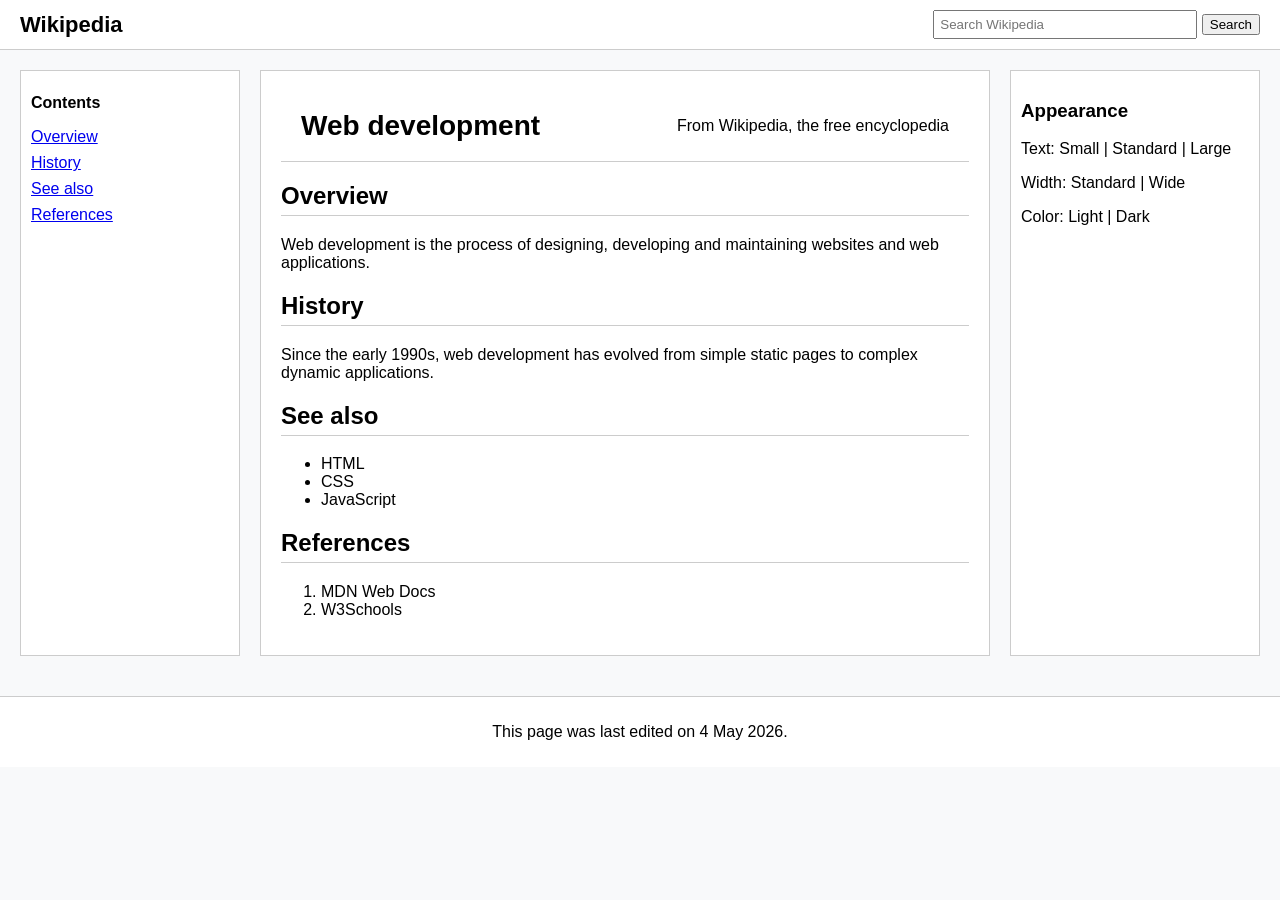
<file: Day 1/Task 3/index.html>
<!DOCTYPE html>
<html lang="en">
<head>
<meta charset="UTF-8">
<title>Web Development - Wikipedia</title>

<style>
    body {
        font-family: Arial, sans-serif;
        margin: 0;
        background-color: #f8f9fa;
    }

    header {
        background-color: #ffffff;
        border-bottom: 1px solid #ccc;
        padding: 10px 20px;
        display: flex;
        justify-content: space-between;
        align-items: center;
    }

    header h1 {
        margin: 0;
        font-size: 22px;
    }

    header input {
        padding: 5px;
        width: 250px;
    }

    main {
        display: grid;
        grid-template-columns: 220px 1fr 250px;
        gap: 20px;
        padding: 20px;
    }

    nav {
        background: #ffffff;
        padding: 10px;
        border: 1px solid #ccc;
    }

    nav h2 {
        font-size: 16px;
    }

    nav ul {
        list-style: none;
        padding: 0;
    }

    nav ul li {
        margin: 8px 0;
    }

    article {
        background: #ffffff;
        padding: 20px;
        border: 1px solid #ccc;
    }

    article h1 {
        font-size: 28px;
        margin-top: 0;
    }

    article h2 {
        border-bottom: 1px solid #ccc;
        padding-bottom: 5px;
    }

    aside {
        background: #ffffff;
        padding: 10px;
        border: 1px solid #ccc;
    }

    footer {
        background: #ffffff;
        border-top: 1px solid #ccc;
        text-align: center;
        padding: 10px;
        margin-top: 20px;
    }

</style>
</head>

<body>

<!-- HEADER -->
<header>
    <h1>Wikipedia</h1>
    <div>
        <input type="text" placeholder="Search Wikipedia">
        <button>Search</button>
    </div>
</header>

<!-- MAIN -->
<main>

    <!-- LEFT NAV -->
    <nav>
        <h2>Contents</h2>
        <ul>
            <li><a href="#overview">Overview</a></li>
            <li><a href="#history">History</a></li>
            <li><a href="#see">See also</a></li>
            <li><a href="#ref">References</a></li>
        </ul>
    </nav>

    <!-- ARTICLE -->
    <article>

        <header>
            <h1>Web development</h1>
            <p>From Wikipedia, the free encyclopedia</p>
        </header>

        <section id="overview">
            <h2>Overview</h2>
            <p>
                Web development is the process of designing, developing and maintaining websites and web applications.
            </p>
        </section>

        <section id="history">
            <h2>History</h2>
            <p>
                Since the early 1990s, web development has evolved from simple static pages to complex dynamic applications.
            </p>
        </section>

        <section id="see">
            <h2>See also</h2>
            <ul>
                <li>HTML</li>
                <li>CSS</li>
                <li>JavaScript</li>
            </ul>
        </section>

        <section id="ref">
            <h2>References</h2>
            <ol>
                <li>MDN Web Docs</li>
                <li>W3Schools</li>
            </ol>
        </section>

    </article>

    <!-- RIGHT ASIDE -->
    <aside>
        <h3>Appearance</h3>
        <p>Text: Small | Standard | Large</p>
        <p>Width: Standard | Wide</p>
        <p>Color: Light | Dark</p>
    </aside>

</main>

<!-- FOOTER -->
<footer>
    <p>This page was last edited on 4 May 2026.</p>
</footer>

</body>
</html>
</file>
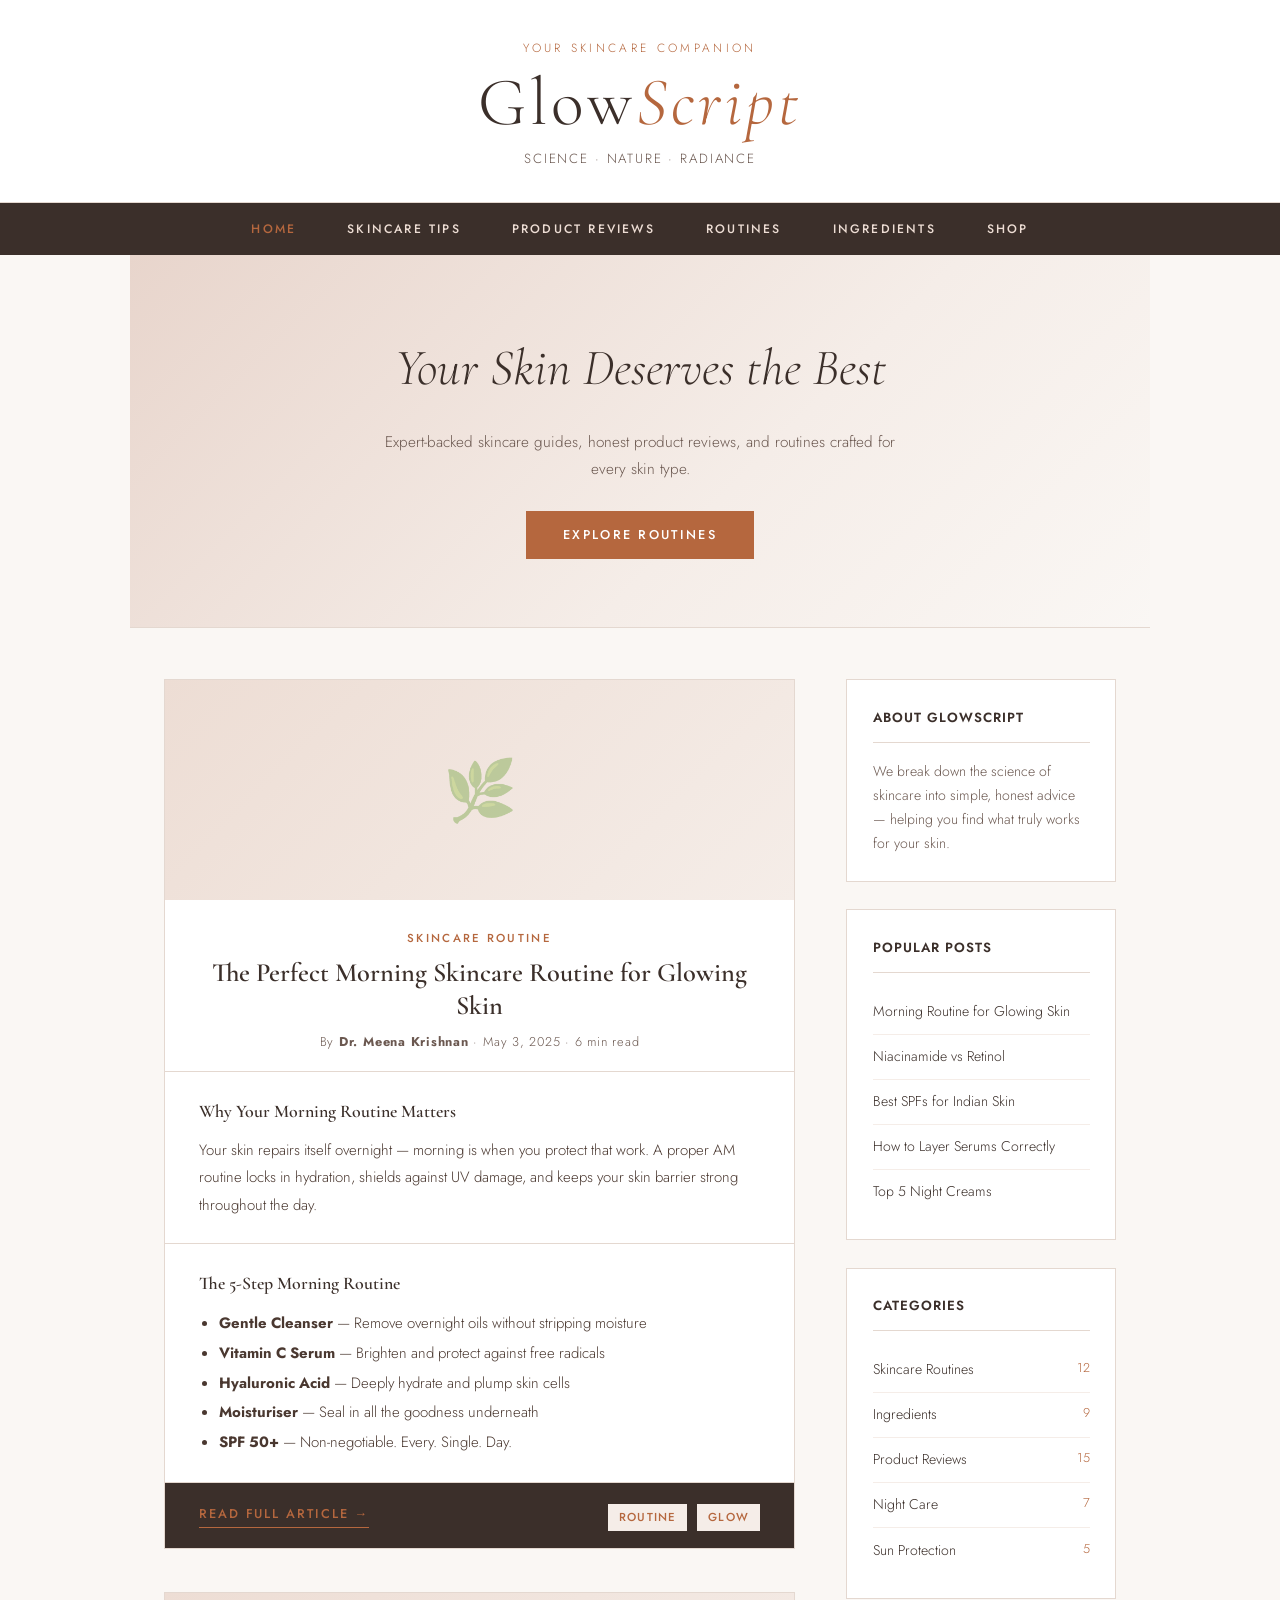
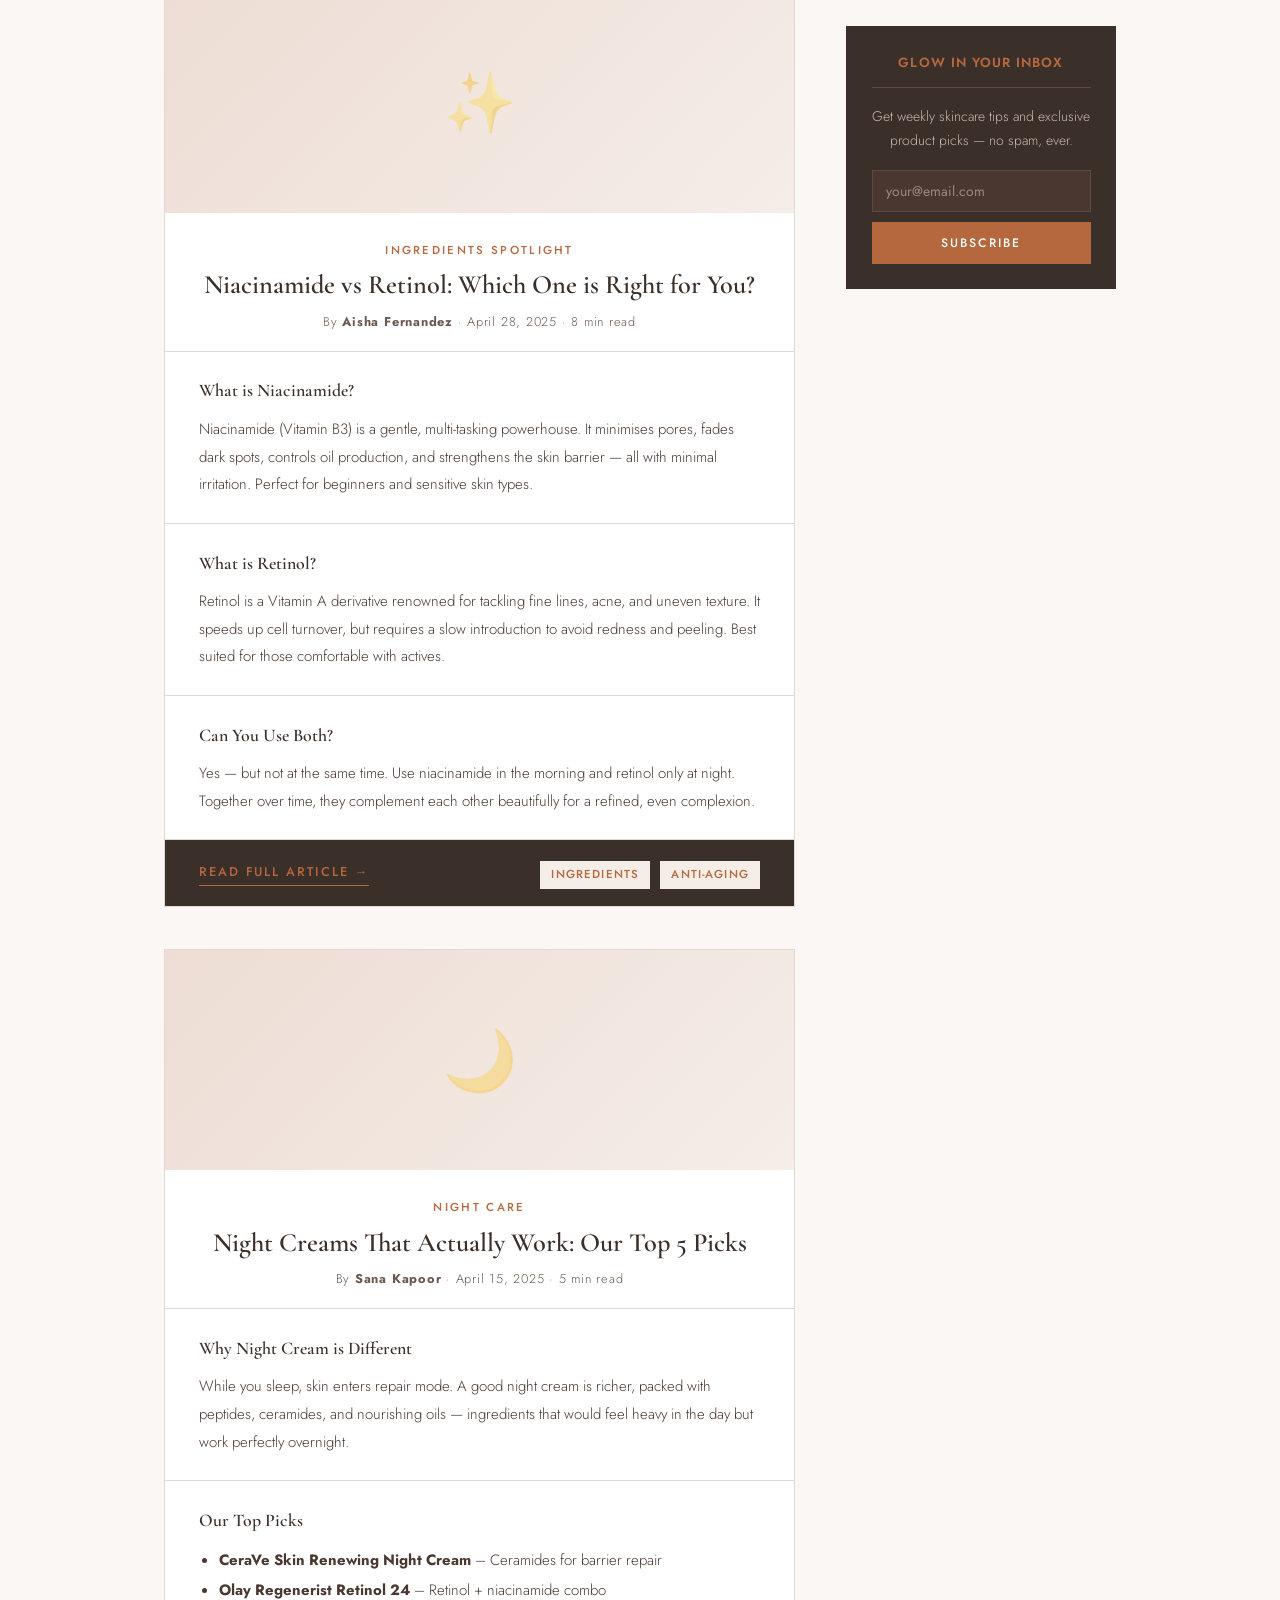
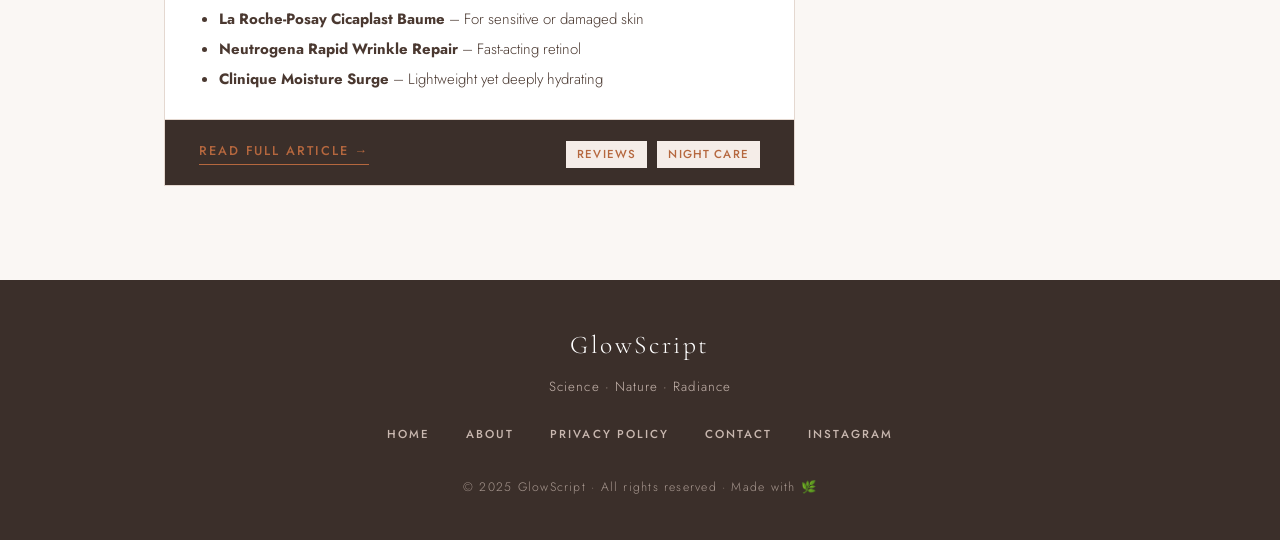
<file: Day 2/Task 1/index.html>
<!DOCTYPE html>
<html lang="en">
<head>
  <meta charset="UTF-8" />
  <meta name="viewport" content="width=device-width, initial-scale=1.0"/>
  <title>GlowScript – Skincare Blog</title>
  <link href="https://fonts.googleapis.com/css2?family=Cormorant+Garamond:ital,wght@0,300;0,400;0,600;1,300;1,400&family=Jost:wght@300;400;500;600&display=swap" rel="stylesheet"/>
  <style>
    *, *::before, *::after { box-sizing: border-box; margin: 0; padding: 0; }

    :root {
      --rose:    #b5673e; /* FIX 6: darkened from #c2856a for contrast */
      --blush:   #f5ede8;
      --petal:   #edddd4;
      --cream:   #faf7f4;
      --bark:    #3b2f2a;
      --muted:   #6b5850; /* FIX 6: darkened from #9c8880 for contrast */
      --border:  #e4d8d0;
      --white:   #ffffff;
    }

    html { font-size: 17px; scroll-behavior: smooth; }

    body {
      background: var(--cream);
      color: var(--bark);
      font-family: 'Jost', sans-serif;
      font-weight: 300;
      line-height: 1.8;
    }

    /* FIX 9: Skip link */
    .skip-link {
      position: absolute;
      top: -100%;
      left: 1rem;
      background: var(--bark);
      color: var(--white);
      padding: 0.6rem 1.2rem;
      font-size: 0.85rem;
      font-weight: 500;
      text-decoration: none;
      z-index: 9999;
      border-radius: 0 0 4px 4px;
    }
    .skip-link:focus { top: 0; }

    /* ════════════════════════ HEADER ════════════════════════ */
    header {
      background: var(--white);
      border-bottom: 1px solid var(--border);
      padding: 2.2rem 2rem 1.8rem;
      text-align: center;
    }

    header p.tagline-top {
      font-size: 0.7rem;
      letter-spacing: 0.28em;
      text-transform: uppercase;
      color: var(--rose);
      margin-bottom: 0.6rem;
    }

    header h1 {
      font-family: 'Cormorant Garamond', serif;
      font-size: clamp(2.6rem, 6vw, 4rem);
      font-weight: 300;
      letter-spacing: 0.06em;
      color: var(--bark);
      line-height: 1;
    }

    header h1 em {
      font-style: italic;
      color: var(--rose);
    }

    header p.tagline-bottom {
      font-size: 0.78rem;
      letter-spacing: 0.14em;
      color: var(--muted);
      margin-top: 0.6rem;
      text-transform: uppercase;
    }

    /* ════════════════════════ NAV ════════════════════════ */
    nav { background: var(--bark); }

    nav ul {
      list-style: none;
      display: flex;
      justify-content: center;
      flex-wrap: wrap;
      max-width: 960px;
      margin: 0 auto;
    }

    nav ul li a {
      display: block;
      padding: 0.9rem 1.5rem;
      text-decoration: none;
      color: var(--petal);
      font-size: 0.72rem;
      letter-spacing: 0.18em;
      text-transform: uppercase;
      font-weight: 500;
      transition: color 0.2s;
    }

    nav ul li a:hover,
    nav ul li a[aria-current="page"] { color: var(--rose); }

    /* ════════════════════════ HERO ════════════════════════ */
    .hero {
      background: linear-gradient(135deg, #e8d5cc 0%, #f5ede8 60%, #faf7f4 100%);
      padding: 4rem 2rem;
      text-align: center;
      border-bottom: 1px solid var(--border);
    }

    .hero h2 {
      font-family: 'Cormorant Garamond', serif;
      font-size: clamp(1.8rem, 4vw, 3rem);
      font-weight: 300;
      font-style: italic;
      color: var(--bark);
      margin-bottom: 0.8rem;
    }

    .hero p {
      font-size: 0.9rem;
      color: var(--muted);
      max-width: 520px;
      margin: 0 auto 1.6rem;
    }

    .hero a.btn {
      display: inline-block;
      padding: 0.75rem 2.2rem;
      background: var(--rose);
      color: var(--white);
      text-decoration: none;
      font-size: 0.75rem;
      letter-spacing: 0.18em;
      text-transform: uppercase;
      font-weight: 500;
      transition: background 0.25s;
    }

    .hero a.btn:hover { background: var(--bark); }

    /* ════════════════════════ MAIN LAYOUT ════════════════════════ */
    main { max-width: 1020px; margin: 0 auto; }

    .content-wrap {
      display: grid;
      grid-template-columns: 1fr 270px;
      gap: 3rem;
      padding: 3rem 2rem;
      align-items: start;
    }

    /* ════════════════════════ ARTICLES ════════════════════════ */
    article {
      background: var(--white);
      border: 1px solid var(--border);
      margin-bottom: 2.5rem;
      overflow: hidden;
    }

    article figure {
      width: 100%;
      height: 220px;
      background: linear-gradient(135deg, var(--petal), var(--blush));
      display: flex;
      align-items: center;
      justify-content: center;
      overflow: hidden;
    }

    article figure img {
      width: 100%;
      height: 100%;
      object-fit: cover;
      display: block;
    }

    /* FIX 10: emoji spans hidden from screen readers */
    article figure span[aria-hidden="true"] {
      font-size: 3.5rem;
      opacity: 0.35;
    }

    article header {
      padding: 1.6rem 2rem 1rem;
      border-bottom: 1px solid var(--border);
    }

    article header .category {
      font-size: 0.68rem;
      letter-spacing: 0.2em;
      text-transform: uppercase;
      color: var(--rose);
      font-weight: 500;
      margin-bottom: 0.5rem;
    }

    article header h2 {
      font-family: 'Cormorant Garamond', serif;
      font-size: 1.55rem;
      font-weight: 600;
      line-height: 1.25;
      color: var(--bark);
    }

    article header p.meta {
      margin-top: 0.5rem;
      font-size: 0.75rem;
      color: var(--muted);
      letter-spacing: 0.06em;
    }

    article section {
      padding: 1.4rem 2rem;
      border-bottom: 1px solid var(--border);
    }

    article section h3 {
      font-family: 'Cormorant Garamond', serif;
      font-size: 1.05rem;
      font-weight: 600;
      color: var(--bark);
      margin-bottom: 0.5rem;
    }

    article section p {
      font-size: 0.88rem;
      color: #4a3830;
      line-height: 1.85;
    }

    article section ul {
      padding-left: 1.2rem;
      font-size: 0.88rem;
      color: #4a3830;
      line-height: 2;
    }

    article footer {
      padding: 1rem 2rem;
      display: flex;
      align-items: center;
      justify-content: space-between;
      flex-wrap: wrap;
      gap: 0.5rem;
    }

    article footer a.read-more {
      font-size: 0.75rem;
      letter-spacing: 0.15em;
      text-transform: uppercase;
      color: var(--rose);
      text-decoration: none;
      font-weight: 500;
      border-bottom: 1px solid var(--rose);
      padding-bottom: 1px;
      transition: color 0.2s, border-color 0.2s;
    }

    article footer a.read-more:hover {
      color: var(--bark);
      border-color: var(--bark);
    }

    article footer .tags span {
      display: inline-block;
      background: var(--blush);
      color: var(--rose);
      font-size: 0.68rem;
      letter-spacing: 0.1em;
      text-transform: uppercase;
      padding: 0.2rem 0.65rem;
      margin-left: 0.3rem;
      font-weight: 500;
    }

    /* ════════════════════════ ASIDE ════════════════════════ */
    aside { position: sticky; top: 2rem; }

    aside section {
      background: var(--white);
      border: 1px solid var(--border);
      padding: 1.5rem;
      margin-bottom: 1.6rem;
    }

    aside section h4 {
      font-size: 0.78rem;
      font-weight: 600;
      color: var(--bark);
      letter-spacing: 0.08em;
      padding-bottom: 0.7rem;
      border-bottom: 1px solid var(--border);
      margin-bottom: 1rem;
      text-transform: uppercase;
    }

    aside section p {
      font-size: 0.83rem;
      color: var(--muted);
      line-height: 1.7;
    }

    aside section ul { list-style: none; }

    aside section ul li {
      padding: 0.55rem 0;
      border-bottom: 1px solid var(--blush);
      font-size: 0.83rem;
    }

    aside section ul li:last-child { border: none; }

    aside section ul li a {
      color: var(--bark);
      text-decoration: none;
      transition: color 0.2s;
    }

    aside section ul li a:hover { color: var(--rose); }

    aside section ul li span {
      float: right;
      color: var(--rose);
      font-size: 0.75rem;
    }

    /* newsletter */
    aside .newsletter {
      background: var(--bark);
      border: none;
      color: var(--cream);
      text-align: center;
    }

    aside .newsletter h4 {
      color: var(--rose);
      border-color: #5c4a42;
    }

    aside .newsletter p {
      color: #c9b8b0;
      font-size: 0.82rem;
      margin-bottom: 1rem;
    }

    /* FIX 8: visually hidden label */
    .visually-hidden {
      position: absolute;
      width: 1px; height: 1px;
      padding: 0; margin: -1px;
      overflow: hidden;
      clip: rect(0,0,0,0);
      white-space: nowrap;
      border: 0;
    }

    aside .newsletter input[type="email"] {
      width: 100%;
      padding: 0.6rem 0.8rem;
      border: 1px solid #5c4a42;
      background: #4a3830;
      color: var(--cream);
      font-family: 'Jost', sans-serif;
      font-size: 0.82rem;
      margin-bottom: 0.6rem;
      outline: none;
    }

    aside .newsletter input[type="email"]::placeholder { color: #9c8880; }

    aside .newsletter button {
      width: 100%;
      padding: 0.7rem;
      background: var(--rose);
      color: var(--white);
      border: none;
      font-family: 'Jost', sans-serif;
      font-size: 0.72rem;
      letter-spacing: 0.18em;
      text-transform: uppercase;
      font-weight: 500;
      cursor: pointer;
      transition: background 0.2s;
    }

    aside .newsletter button:hover { background: #8f4f2e; }

    /* ════════════════════════ FOOTER ════════════════════════ */
    footer {
      background: var(--bark);
      color: #c9b8b0;
      padding: 2.5rem 2rem;
      text-align: center;
    }

    footer h3 {
      font-family: 'Cormorant Garamond', serif;
      font-size: 1.5rem;
      font-weight: 300;
      color: var(--white);
      margin-bottom: 0.4rem;
      letter-spacing: 0.1em;
    }

    footer > p {
      font-size: 0.78rem;
      letter-spacing: 0.08em;
      margin-top: 0.3rem;
    }

    footer nav ul {
      justify-content: center;
      background: transparent;
      margin-top: 1.2rem;
      gap: 0.5rem;
    }

    footer nav ul li a {
      color: #c9b8b0; /* FIX 6: lightened for contrast on dark bg */
      font-size: 0.68rem;
      padding: 0.3rem 0.8rem;
    }

    footer nav ul li a:hover { color: var(--rose); }

    footer p.copy {
      margin-top: 1.5rem;
      font-size: 0.72rem;
      color: #a89890;
      letter-spacing: 0.1em;
    }

    /* ════════════════════════ RESPONSIVE ════════════════════════ */
    @media (max-width: 700px) {
      .content-wrap { grid-template-columns: 1fr; }
      aside { position: static; }
    }
  </style>
</head>
<body>

  <!-- FIX 9: Skip to main content link for keyboard users -->
  <a class="skip-link" href="#main-content">Skip to main content</a>

  <!-- ── SITE HEADER ── -->
  <header>
    <p class="tagline-top">Your Skincare Companion</p>
    <h1>Glow<em>Script</em></h1>
    <p class="tagline-bottom">Science · Nature · Radiance</p>
  </header>

  <!-- ── SITE NAV ── FIX 2: aria-label added -->
  <nav aria-label="Main navigation">
    <ul>
      <li><a href="#" aria-current="page">Home</a></li><!-- FIX 7 -->
      <li><a href="#">Skincare Tips</a></li>
      <li><a href="#">Product Reviews</a></li>
      <li><a href="#">Routines</a></li>
      <li><a href="#">Ingredients</a></li>
      <li><a href="#">Shop</a></li>
    </ul>
  </nav>

  <!-- ── MAIN ── -->
  <main id="main-content">

    <!-- Hero Banner -->
    <section class="hero" aria-label="Welcome banner">
      <h2>Your Skin Deserves the Best</h2>
      <p>Expert-backed skincare guides, honest product reviews, and routines crafted for every skin type.</p>
      <a href="#" class="btn">Explore Routines</a>
    </section>

    <!-- Blog + Sidebar -->
    <section class="content-wrap" aria-label="Blog content">

      <!-- ── ARTICLES ── -->
      <section aria-label="Blog articles">

        <!-- Article 1 -->
        <article>
          <!-- FIX 4: figure has role + aria-label; FIX 10: emoji is aria-hidden -->
          <figure role="img" aria-label="Decorative plant illustration for morning routine article">
            <span aria-hidden="true">🌿</span>
          </figure>
          <header>
            <p class="category">Skincare Routine</p>
            <h2>The Perfect Morning Skincare Routine for Glowing Skin</h2>
            <p class="meta">By <strong>Dr. Meena Krishnan</strong> · May 3, 2025 · 6 min read</p>
          </header>
          <section>
            <h3>Why Your Morning Routine Matters</h3>
            <p>
              Your skin repairs itself overnight — morning is when you protect that work.
              A proper AM routine locks in hydration, shields against UV damage, and keeps
              your skin barrier strong throughout the day.
            </p>
          </section>
          <section>
            <h3>The 5-Step Morning Routine</h3>
            <ul>
              <li><strong>Gentle Cleanser</strong> — Remove overnight oils without stripping moisture</li>
              <li><strong>Vitamin C Serum</strong> — Brighten and protect against free radicals</li>
              <li><strong>Hyaluronic Acid</strong> — Deeply hydrate and plump skin cells</li>
              <li><strong>Moisturiser</strong> — Seal in all the goodness underneath</li>
              <li><strong>SPF 50+</strong> — Non-negotiable. Every. Single. Day.</li>
            </ul>
          </section>
          <footer>
            <a href="#" class="read-more" aria-label="Read full article: Morning Skincare Routine">Read Full Article →</a>
            <span class="tags" aria-label="Tags">
              <span>Routine</span>
              <span>Glow</span>
            </span>
          </footer>
        </article>

        <!-- Article 2 -->
        <article>
          <figure role="img" aria-label="Decorative sparkle illustration for ingredients article">
            <span aria-hidden="true">✨</span>
          </figure>
          <header>
            <p class="category">Ingredients Spotlight</p>
            <h2>Niacinamide vs Retinol: Which One is Right for You?</h2>
            <p class="meta">By <strong>Aisha Fernandez</strong> · April 28, 2025 · 8 min read</p>
          </header>
          <section>
            <h3>What is Niacinamide?</h3>
            <p>
              Niacinamide (Vitamin B3) is a gentle, multi-tasking powerhouse. It minimises pores,
              fades dark spots, controls oil production, and strengthens the skin barrier —
              all with minimal irritation. Perfect for beginners and sensitive skin types.
            </p>
          </section>
          <section>
            <h3>What is Retinol?</h3>
            <p>
              Retinol is a Vitamin A derivative renowned for tackling fine lines, acne,
              and uneven texture. It speeds up cell turnover, but requires a slow introduction
              to avoid redness and peeling. Best suited for those comfortable with actives.
            </p>
          </section>
          <section>
            <h3>Can You Use Both?</h3>
            <p>
              Yes — but not at the same time. Use niacinamide in the morning and retinol
              only at night. Together over time, they complement each other beautifully
              for a refined, even complexion.
            </p>
          </section>
          <footer>
            <a href="#" class="read-more" aria-label="Read full article: Niacinamide vs Retinol">Read Full Article →</a>
            <span class="tags" aria-label="Tags">
              <span>Ingredients</span>
              <span>Anti-Aging</span>
            </span>
          </footer>
        </article>

        <!-- Article 3 -->
        <article>
          <figure role="img" aria-label="Decorative moon illustration for night care article">
            <span aria-hidden="true">🌙</span>
          </figure>
          <header>
            <p class="category">Night Care</p>
            <h2>Night Creams That Actually Work: Our Top 5 Picks</h2>
            <p class="meta">By <strong>Sana Kapoor</strong> · April 15, 2025 · 5 min read</p>
          </header>
          <section>
            <h3>Why Night Cream is Different</h3>
            <p>
              While you sleep, skin enters repair mode. A good night cream is richer,
              packed with peptides, ceramides, and nourishing oils — ingredients that
              would feel heavy in the day but work perfectly overnight.
            </p>
          </section>
          <section>
            <h3>Our Top Picks</h3>
            <ul>
              <li><strong>CeraVe Skin Renewing Night Cream</strong> – Ceramides for barrier repair</li>
              <li><strong>Olay Regenerist Retinol 24</strong> – Retinol + niacinamide combo</li>
              <li><strong>La Roche-Posay Cicaplast Baume</strong> – For sensitive or damaged skin</li>
              <li><strong>Neutrogena Rapid Wrinkle Repair</strong> – Fast-acting retinol</li>
              <li><strong>Clinique Moisture Surge</strong> – Lightweight yet deeply hydrating</li>
            </ul>
          </section>
          <footer>
            <a href="#" class="read-more" aria-label="Read full article: Night Creams That Actually Work">Read Full Article →</a>
            <span class="tags" aria-label="Tags">
              <span>Reviews</span>
              <span>Night Care</span>
            </span>
          </footer>
        </article>

      </section>
      <!-- ── END ARTICLES ── -->

      <!-- ── SIDEBAR ── -->
      <aside aria-label="Sidebar">

        <section>
          <h4>About GlowScript</h4>
          <p>We break down the science of skincare into simple, honest advice — helping you find what truly works for your skin.</p>
        </section>

        <section>
          <h4>Popular Posts</h4>
          <ul>
            <li><a href="#">Morning Routine for Glowing Skin</a></li>
            <li><a href="#">Niacinamide vs Retinol</a></li>
            <li><a href="#">Best SPFs for Indian Skin</a></li>
            <li><a href="#">How to Layer Serums Correctly</a></li>
            <li><a href="#">Top 5 Night Creams</a></li>
          </ul>
        </section>

        <section>
          <h4>Categories</h4>
          <ul>
            <li><a href="#">Skincare Routines <span aria-label="12 posts">12</span></a></li>
            <li><a href="#">Ingredients <span aria-label="9 posts">9</span></a></li>
            <li><a href="#">Product Reviews <span aria-label="15 posts">15</span></a></li>
            <li><a href="#">Night Care <span aria-label="7 posts">7</span></a></li>
            <li><a href="#">Sun Protection <span aria-label="5 posts">5</span></a></li>
          </ul>
        </section>

        <!-- FIX 5 & FIX 8: label added for email input -->
        <section class="newsletter">
          <h4>Glow in Your Inbox</h4>
          <p>Get weekly skincare tips and exclusive product picks — no spam, ever.</p>
          <label for="newsletter-email" class="visually-hidden">Email address</label>
          <input
            type="email"
            id="newsletter-email"
            name="newsletter-email"
            placeholder="your@email.com"
            aria-label="Enter your email address to subscribe"
          />
          <button type="button" aria-label="Subscribe to newsletter">Subscribe</button>
        </section>

      </aside>
      <!-- ── END SIDEBAR ── -->

    </section>

  </main>

  <!-- ── SITE FOOTER ── FIX 3: aria-label on footer nav -->
  <footer>
    <h3>GlowScript</h3>
    <p>Science · Nature · Radiance</p>
    <nav aria-label="Footer navigation">
      <ul>
        <li><a href="#">Home</a></li>
        <li><a href="#">About</a></li>
        <li><a href="#">Privacy Policy</a></li>
        <li><a href="#">Contact</a></li>
        <li><a href="#">Instagram</a></li>
      </ul>
    </nav>
    <p class="copy">© 2025 GlowScript · All rights reserved · Made with <span aria-label="love">🌿</span></p>
  </footer>

</body>
</html>
</file>
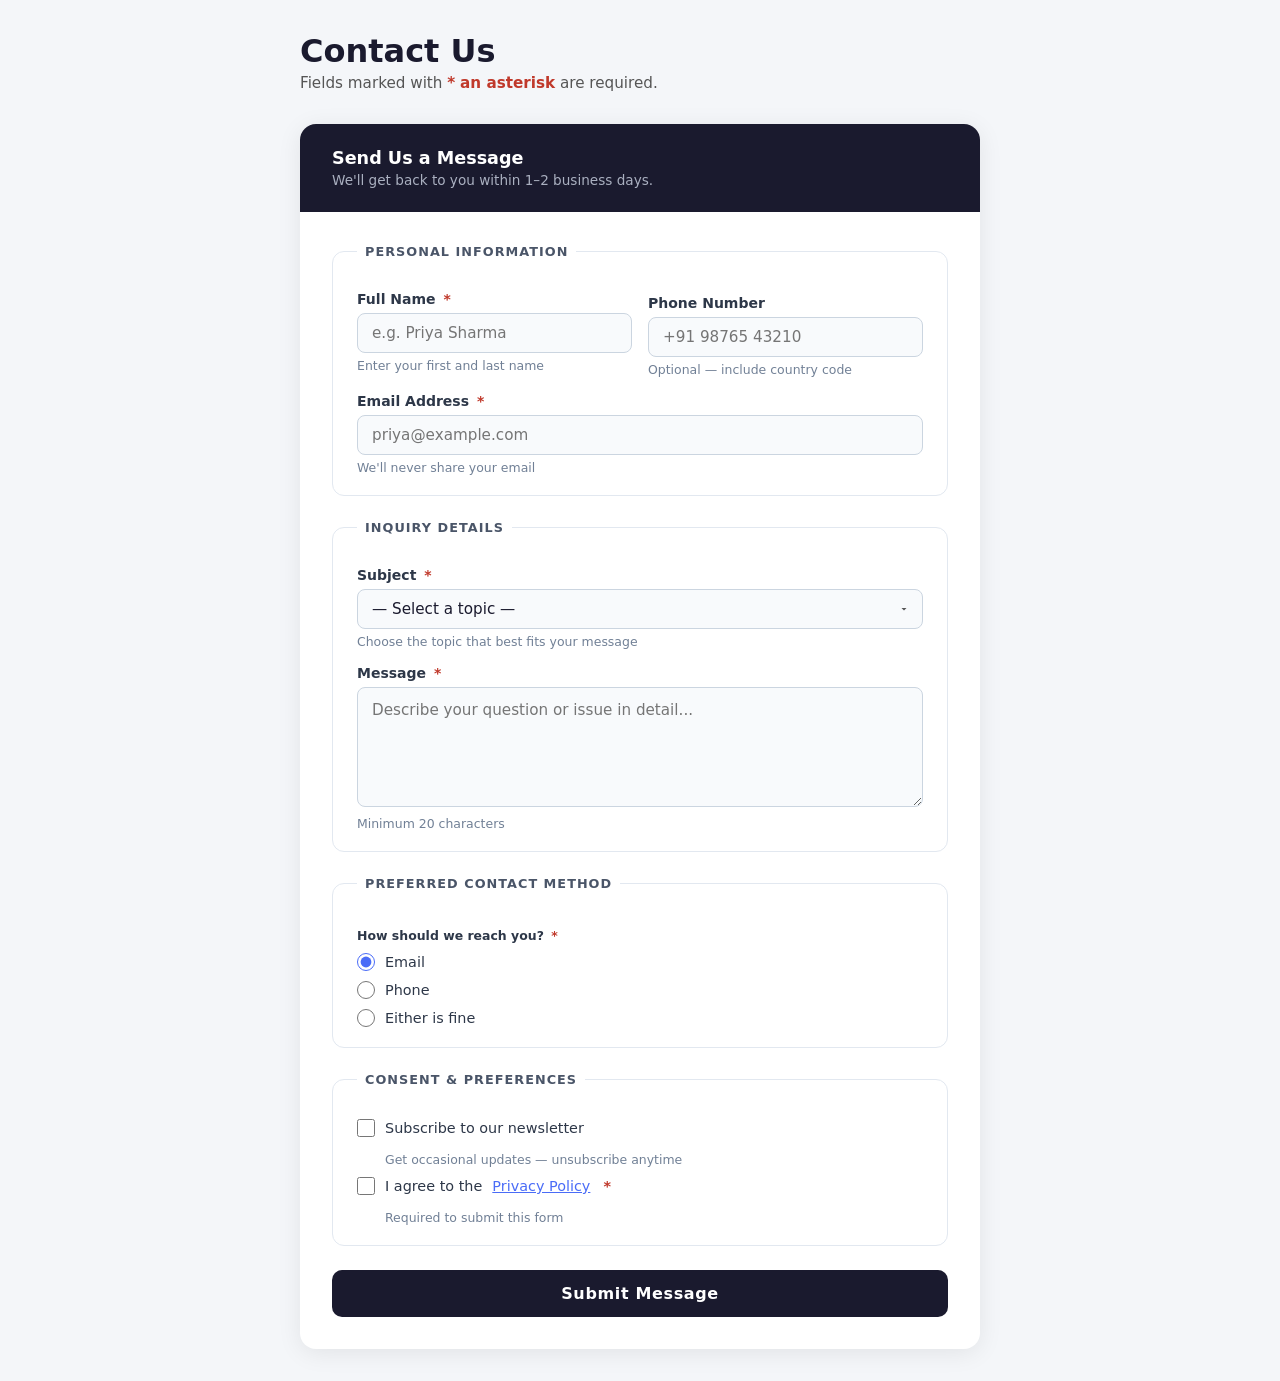
<file: Day 2/Task 2/index.html>
<!DOCTYPE html>
<html lang="en">
<head>
  <meta charset="UTF-8" />
  <meta name="viewport" content="width=device-width, initial-scale=1.0" />
  <title>Accessible Contact Form</title>
  <style>
    /* ── Reset & Base ── */
    *, *::before, *::after { box-sizing: border-box; margin: 0; padding: 0; }

    body {
      font-family: 'Segoe UI', system-ui, sans-serif;
      background: #f4f6f9;
      color: #1a1a2e;
      min-height: 100vh;
      display: flex;
      align-items: flex-start;
      justify-content: center;
      padding: 2rem 1rem;
    }

    /* ── Page Wrapper ── */
    .page-wrapper {
      width: 100%;
      max-width: 680px;
    }

    h1 {
      font-size: 2rem;
      font-weight: 700;
      color: #1a1a2e;
      margin-bottom: 0.25rem;
    }

    .page-subtitle {
      font-size: 0.95rem;
      color: #555;
      margin-bottom: 2rem;
    }

    .page-subtitle span {
      color: #c0392b;
      font-weight: 600;
    }

    /* ── Form Card ── */
    .form-card {
      background: #ffffff;
      border-radius: 16px;
      box-shadow: 0 4px 24px rgba(0,0,0,0.08);
      overflow: hidden;
    }

    .form-header {
      background: #1a1a2e;
      padding: 1.5rem 2rem;
    }

    .form-header h2 {
      color: #ffffff;
      font-size: 1.1rem;
      font-weight: 600;
    }

    .form-header p {
      color: #aab0c0;
      font-size: 0.85rem;
      margin-top: 0.25rem;
    }

    form {
      padding: 2rem;
      display: flex;
      flex-direction: column;
      gap: 1.5rem;
    }

    /* ── Fieldset ── */
    fieldset {
      border: 1.5px solid #e2e8f0;
      border-radius: 12px;
      padding: 1.25rem 1.5rem;
    }

    legend {
      font-size: 0.8rem;
      font-weight: 700;
      letter-spacing: 0.08em;
      text-transform: uppercase;
      color: #4a5568;
      background: #fff;
      padding: 0 8px;
    }

    /* ── Field ── */
    .field {
      margin-top: 1rem;
    }

    .field:first-of-type {
      margin-top: 0.75rem;
    }

    .field label {
      display: block;
      font-size: 0.875rem;
      font-weight: 600;
      color: #2d3748;
      margin-bottom: 6px;
    }

    .required-star {
      color: #c0392b;
      margin-left: 3px;
      font-weight: 700;
    }

    /* ── Inputs ── */
    input[type="text"],
    input[type="email"],
    input[type="tel"],
    select,
    textarea {
      width: 100%;
      padding: 10px 14px;
      font-size: 0.95rem;
      font-family: inherit;
      color: #1a1a2e;
      background: #f8fafc;
      border: 1.5px solid #cbd5e0;
      border-radius: 8px;
      transition: border-color 0.2s, box-shadow 0.2s;
      outline: none;
      appearance: none;
      -webkit-appearance: none;
    }

    input[type="text"]:focus,
    input[type="email"]:focus,
    input[type="tel"]:focus,
    select:focus,
    textarea:focus {
      border-color: #4a6cf7;
      background: #fff;
      box-shadow: 0 0 0 3px rgba(74, 108, 247, 0.15);
    }

    /* Aria-invalid styling */
    input[aria-invalid="true"],
    select[aria-invalid="true"],
    textarea[aria-invalid="true"] {
      border-color: #c0392b;
      box-shadow: 0 0 0 3px rgba(192, 57, 43, 0.12);
    }

    select {
      background-image: url("data:image/svg+xml,%3Csvg xmlns='http://www.w3.org/2000/svg' width='12' height='12' viewBox='0 0 24 24'%3E%3Cpath fill='%23555' d='M7 10l5 5 5-5z'/%3E%3C/svg%3E");
      background-repeat: no-repeat;
      background-position: right 12px center;
      padding-right: 36px;
      cursor: pointer;
    }

    textarea {
      min-height: 120px;
      resize: vertical;
      line-height: 1.6;
    }

    .hint {
      display: block;
      font-size: 0.78rem;
      color: #718096;
      margin-top: 5px;
    }

    /* ── Grid ── */
    .grid-2 {
      display: grid;
      grid-template-columns: 1fr 1fr;
      gap: 1rem;
    }

    /* ── Radio & Checkbox ── */
    .radio-options,
    .checkbox-options {
      display: flex;
      flex-direction: column;
      gap: 10px;
      margin-top: 0.75rem;
    }

    .radio-options label,
    .checkbox-options label {
      display: flex;
      align-items: center;
      gap: 10px;
      font-size: 0.9rem;
      font-weight: 500;
      color: #2d3748;
      cursor: pointer;
    }

    input[type="radio"],
    input[type="checkbox"] {
      width: 18px;
      height: 18px;
      accent-color: #4a6cf7;
      cursor: pointer;
      flex-shrink: 0;
    }

    input[type="radio"]:focus,
    input[type="checkbox"]:focus {
      outline: 3px solid rgba(74, 108, 247, 0.4);
      outline-offset: 2px;
      border-radius: 3px;
    }

    /* ── Error message ── */
    .error-msg {
      font-size: 0.8rem;
      color: #c0392b;
      margin-top: 4px;
      display: none;
    }

    /* ── Submit Button ── */
    .btn-submit {
      width: 100%;
      padding: 14px;
      font-size: 1rem;
      font-weight: 700;
      font-family: inherit;
      color: #ffffff;
      background: #1a1a2e;
      border: none;
      border-radius: 10px;
      cursor: pointer;
      letter-spacing: 0.04em;
      transition: background 0.2s, transform 0.15s;
    }

    .btn-submit:hover {
      background: #2d2d4e;
    }

    .btn-submit:active {
      transform: scale(0.98);
    }

    .btn-submit:focus-visible {
      outline: 3px solid #4a6cf7;
      outline-offset: 3px;
    }

    /* ── Success Banner ── */
    .success-banner {
      display: none;
      align-items: center;
      gap: 12px;
      background: #eafaf1;
      border: 1.5px solid #2ecc71;
      border-radius: 10px;
      padding: 14px 18px;
      font-size: 0.9rem;
      color: #1a7a42;
      font-weight: 500;
    }

    .success-banner .icon {
      font-size: 1.3rem;
      flex-shrink: 0;
    }

    /* ── Responsive ── */
    @media (max-width: 520px) {
      form { padding: 1.25rem; }
      .grid-2 { grid-template-columns: 1fr; }
      h1 { font-size: 1.5rem; }
    }
  </style>
</head>
<body>

  <div class="page-wrapper">

    <h1>Contact Us</h1>
    <p class="page-subtitle">
      Fields marked with <span aria-hidden="true">*</span>
      <span class="sr-only">an asterisk</span> are required.
    </p>

    <div class="form-card">

      <div class="form-header" role="banner">
        <h2>Send Us a Message</h2>
        <p>We'll get back to you within 1–2 business days.</p>
      </div>

      <!-- novalidate: we handle validation manually with ARIA -->
      <form id="contact-form" novalidate aria-label="Contact form">

        <!-- ── Section 1: Personal Info ── -->
        <fieldset>
          <legend>Personal Information</legend>

          <div class="grid-2">

            <!-- Full Name -->
            <div class="field">
              <label for="full-name">
                Full Name
                <span class="required-star" aria-hidden="true">*</span>
              </label>
              <input
                type="text"
                id="full-name"
                name="full_name"
                aria-required="true"
                aria-describedby="name-hint name-error"
                autocomplete="name"
                placeholder="e.g. Priya Sharma"
              />
              <span id="name-hint" class="hint">Enter your first and last name</span>
              <span id="name-error" class="error-msg" role="alert">Please enter your full name.</span>
            </div>

            <!-- Phone -->
            <div class="field">
              <label for="phone">Phone Number</label>
              <input
                type="tel"
                id="phone"
                name="phone"
                aria-describedby="phone-hint"
                autocomplete="tel"
                placeholder="+91 98765 43210"
              />
              <span id="phone-hint" class="hint">Optional — include country code</span>
            </div>

          </div>

          <!-- Email -->
          <div class="field">
            <label for="email">
              Email Address
              <span class="required-star" aria-hidden="true">*</span>
            </label>
            <input
              type="email"
              id="email"
              name="email"
              aria-required="true"
              aria-describedby="email-hint email-error"
              autocomplete="email"
              placeholder="priya@example.com"
            />
            <span id="email-hint" class="hint">We'll never share your email</span>
            <span id="email-error" class="error-msg" role="alert">Please enter a valid email address.</span>
          </div>

        </fieldset>

        <!-- ── Section 2: Inquiry ── -->
        <fieldset>
          <legend>Inquiry Details</legend>

          <!-- Subject Dropdown -->
          <div class="field">
            <label for="subject">
              Subject
              <span class="required-star" aria-hidden="true">*</span>
            </label>
            <select
              id="subject"
              name="subject"
              aria-required="true"
              aria-describedby="subject-hint subject-error"
            >
              <option value="" disabled selected>— Select a topic —</option>
              <option value="support">Technical Support</option>
              <option value="billing">Billing &amp; Payments</option>
              <option value="sales">Sales Inquiry</option>
              <option value="feedback">Feedback</option>
              <option value="other">Other</option>
            </select>
            <span id="subject-hint" class="hint">Choose the topic that best fits your message</span>
            <span id="subject-error" class="error-msg" role="alert">Please select a subject.</span>
          </div>

          <!-- Message -->
          <div class="field">
            <label for="message">
              Message
              <span class="required-star" aria-hidden="true">*</span>
            </label>
            <textarea
              id="message"
              name="message"
              aria-required="true"
              aria-describedby="message-hint message-error"
              placeholder="Describe your question or issue in detail..."
            ></textarea>
            <span id="message-hint" class="hint">Minimum 20 characters</span>
            <span id="message-error" class="error-msg" role="alert">Please enter a message (at least 20 characters).</span>
          </div>

        </fieldset>

        <!-- ── Section 3: Contact Preference (Radio) ── -->
        <fieldset>
          <legend>Preferred Contact Method</legend>

          <div
            class="radio-options"
            role="group"
            aria-labelledby="contact-method-legend"
            aria-required="true"
          >
            <span id="contact-method-legend" class="hint" style="font-weight:600; color:#2d3748;">
              How should we reach you?
              <span class="required-star" aria-hidden="true">*</span>
            </span>

            <label>
              <input
                type="radio"
                name="contact_method"
                id="method-email"
                value="email"
                aria-required="true"
                checked
              />
              Email
            </label>

            <label>
              <input
                type="radio"
                name="contact_method"
                id="method-phone"
                value="phone"
              />
              Phone
            </label>

            <label>
              <input
                type="radio"
                name="contact_method"
                id="method-either"
                value="either"
              />
              Either is fine
            </label>
          </div>

        </fieldset>

        <!-- ── Section 4: Consent (Checkbox) ── -->
        <fieldset>
          <legend>Consent &amp; Preferences</legend>

          <div class="checkbox-options">

            <!-- Newsletter (optional) -->
            <label>
              <input
                type="checkbox"
                id="newsletter"
                name="newsletter"
                value="yes"
                aria-describedby="newsletter-hint"
              />
              Subscribe to our newsletter
            </label>
            <span id="newsletter-hint" class="hint" style="padding-left: 28px;">
              Get occasional updates — unsubscribe anytime
            </span>

            <!-- Privacy (required) -->
            <label>
              <input
                type="checkbox"
                id="privacy"
                name="privacy"
                value="agreed"
                aria-required="true"
                aria-describedby="privacy-hint privacy-error"
              />
              I agree to the
              <a href="#" style="color:#4a6cf7; text-decoration:underline;">Privacy Policy</a>
              <span class="required-star" aria-hidden="true">*</span>
            </label>
            <span id="privacy-hint" class="hint" style="padding-left: 28px;">
              Required to submit this form
            </span>
            <span id="privacy-error" class="error-msg" role="alert" style="padding-left: 28px;">
              You must accept the Privacy Policy to continue.
            </span>

          </div>
        </fieldset>

        <!-- ── Submit ── -->
        <button
          type="submit"
          class="btn-submit"
          aria-describedby="form-status"
        >
          Submit Message
        </button>

        <!-- ── Success Banner ── -->
        <div
          id="success-banner"
          class="success-banner"
          role="alert"
          aria-live="assertive"
          aria-atomic="true"
          tabindex="-1"
        >
          <span class="icon" aria-hidden="true">✓</span>
          <span>Your message has been sent! We'll get back to you within 1–2 business days.</span>
        </div>

        <span id="form-status" class="hint" aria-live="polite" style="display:none;"></span>

      </form>
    </div>
  </div>

  <script>
    const form = document.getElementById('contact-form');

    /* ── Helpers ── */
    function showError(inputId, errorId) {
      const input = document.getElementById(inputId);
      const error = document.getElementById(errorId);
      input.setAttribute('aria-invalid', 'true');
      error.style.display = 'block';
    }

    function clearError(inputId, errorId) {
      const input = document.getElementById(inputId);
      const error = document.getElementById(errorId);
      input.removeAttribute('aria-invalid');
      error.style.display = 'none';
    }

    /* ── Live validation on blur ── */
    document.getElementById('full-name').addEventListener('blur', function () {
      if (!this.value.trim()) showError('full-name', 'name-error');
      else clearError('full-name', 'name-error');
    });

    document.getElementById('email').addEventListener('blur', function () {
      const valid = /^[^\s@]+@[^\s@]+\.[^\s@]+$/.test(this.value.trim());
      if (!this.value.trim() || !valid) showError('email', 'email-error');
      else clearError('email', 'email-error');
    });

    document.getElementById('subject').addEventListener('change', function () {
      if (!this.value) showError('subject', 'subject-error');
      else clearError('subject', 'subject-error');
    });

    document.getElementById('message').addEventListener('blur', function () {
      if (this.value.trim().length < 20) showError('message', 'message-error');
      else clearError('message', 'message-error');
    });

    document.getElementById('privacy').addEventListener('change', function () {
      if (!this.checked) showError('privacy', 'privacy-error');
      else clearError('privacy', 'privacy-error');
    });

    /* ── Form Submit ── */
    form.addEventListener('submit', function (e) {
      e.preventDefault();

      let valid = true;

      const name = document.getElementById('full-name').value.trim();
      const email = document.getElementById('email').value.trim();
      const emailValid = /^[^\s@]+@[^\s@]+\.[^\s@]+$/.test(email);
      const subject = document.getElementById('subject').value;
      const message = document.getElementById('message').value.trim();
      const privacy = document.getElementById('privacy').checked;

      if (!name)         { showError('full-name', 'name-error');    valid = false; }
      else                 clearError('full-name', 'name-error');

      if (!email || !emailValid) { showError('email', 'email-error'); valid = false; }
      else                         clearError('email', 'email-error');

      if (!subject)      { showError('subject', 'subject-error');   valid = false; }
      else                 clearError('subject', 'subject-error');

      if (message.length < 20) { showError('message', 'message-error'); valid = false; }
      else                       clearError('message', 'message-error');

      if (!privacy)      { showError('privacy', 'privacy-error');   valid = false; }
      else                 clearError('privacy', 'privacy-error');

      if (!valid) {
        /* Focus first error field for screen readers */
        const firstError = form.querySelector('[aria-invalid="true"]');
        if (firstError) firstError.focus();
        return;
      }

      /* Show success */
      const banner = document.getElementById('success-banner');
      banner.style.display = 'flex';
      banner.focus();
      form.reset();

      /* Scroll to banner */
      banner.scrollIntoView({ behavior: 'smooth', block: 'center' });
    });
  </script>

</body>
</html>
</file>
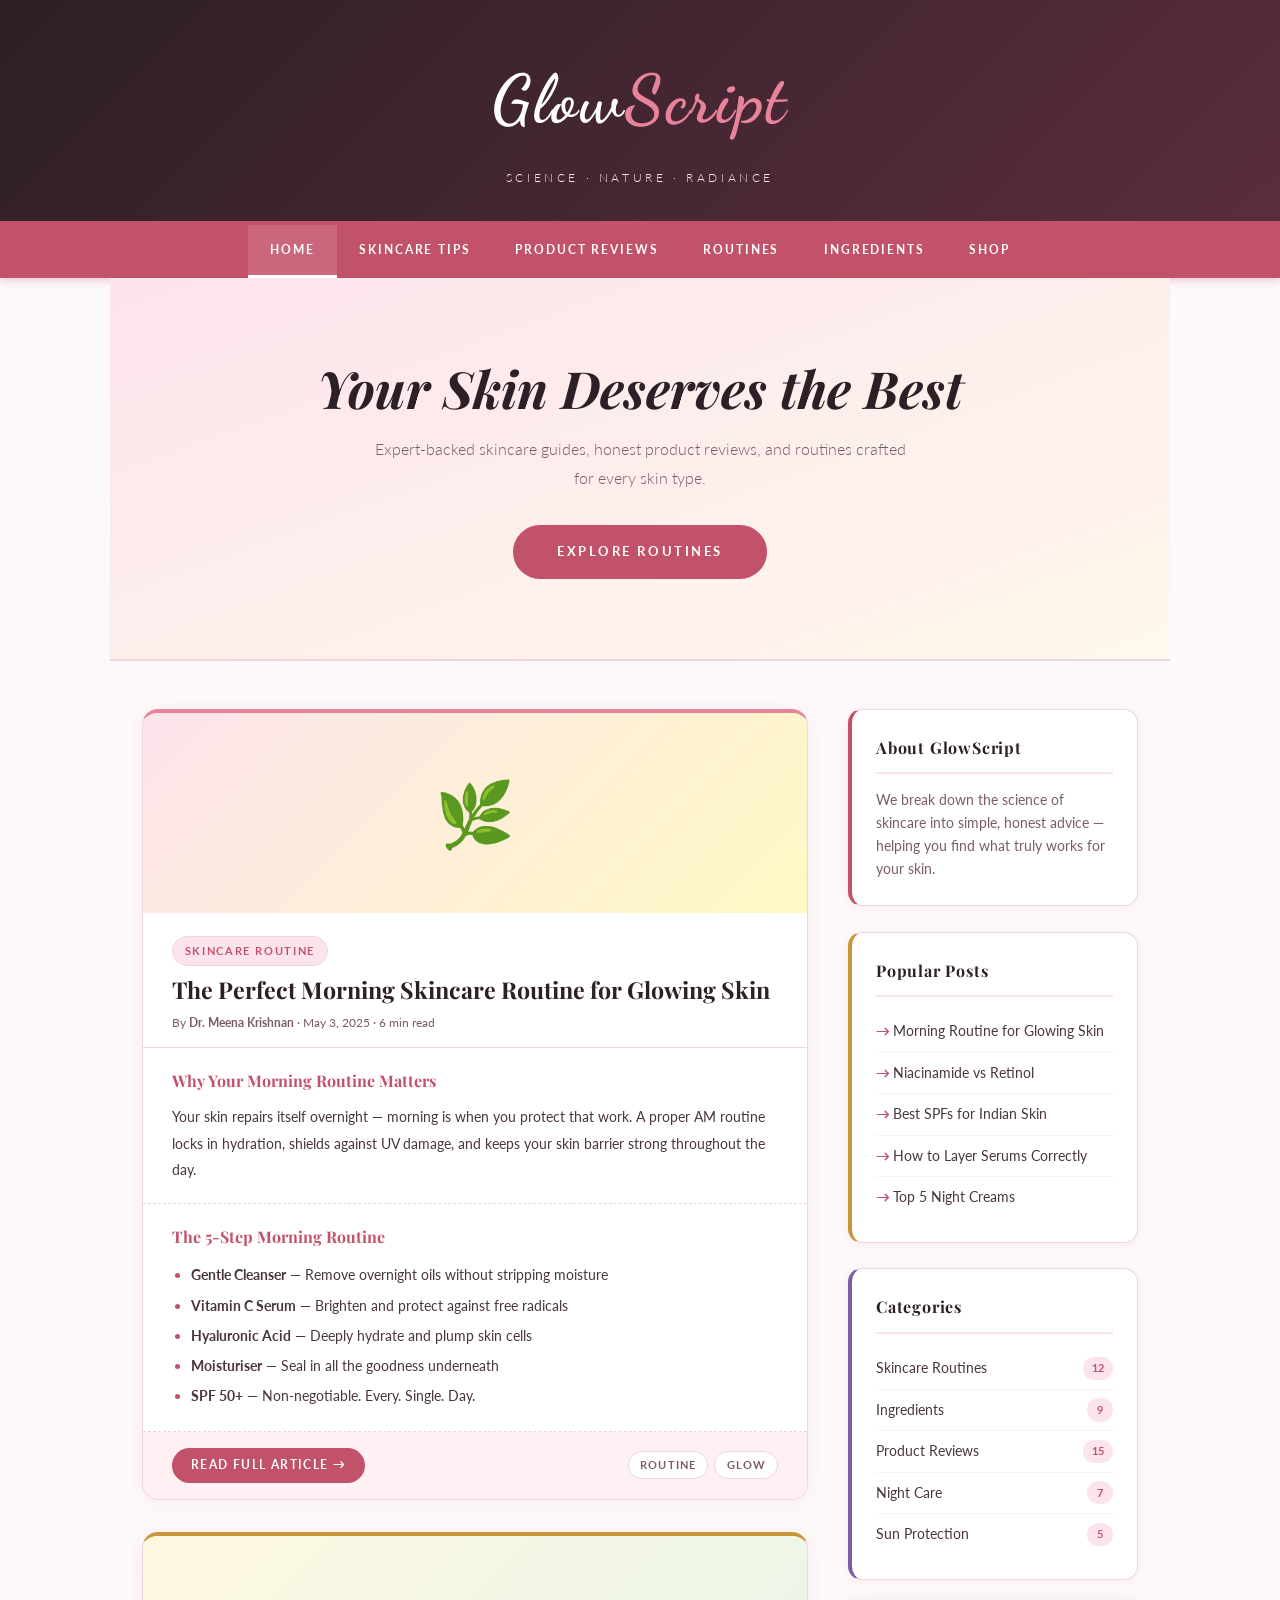
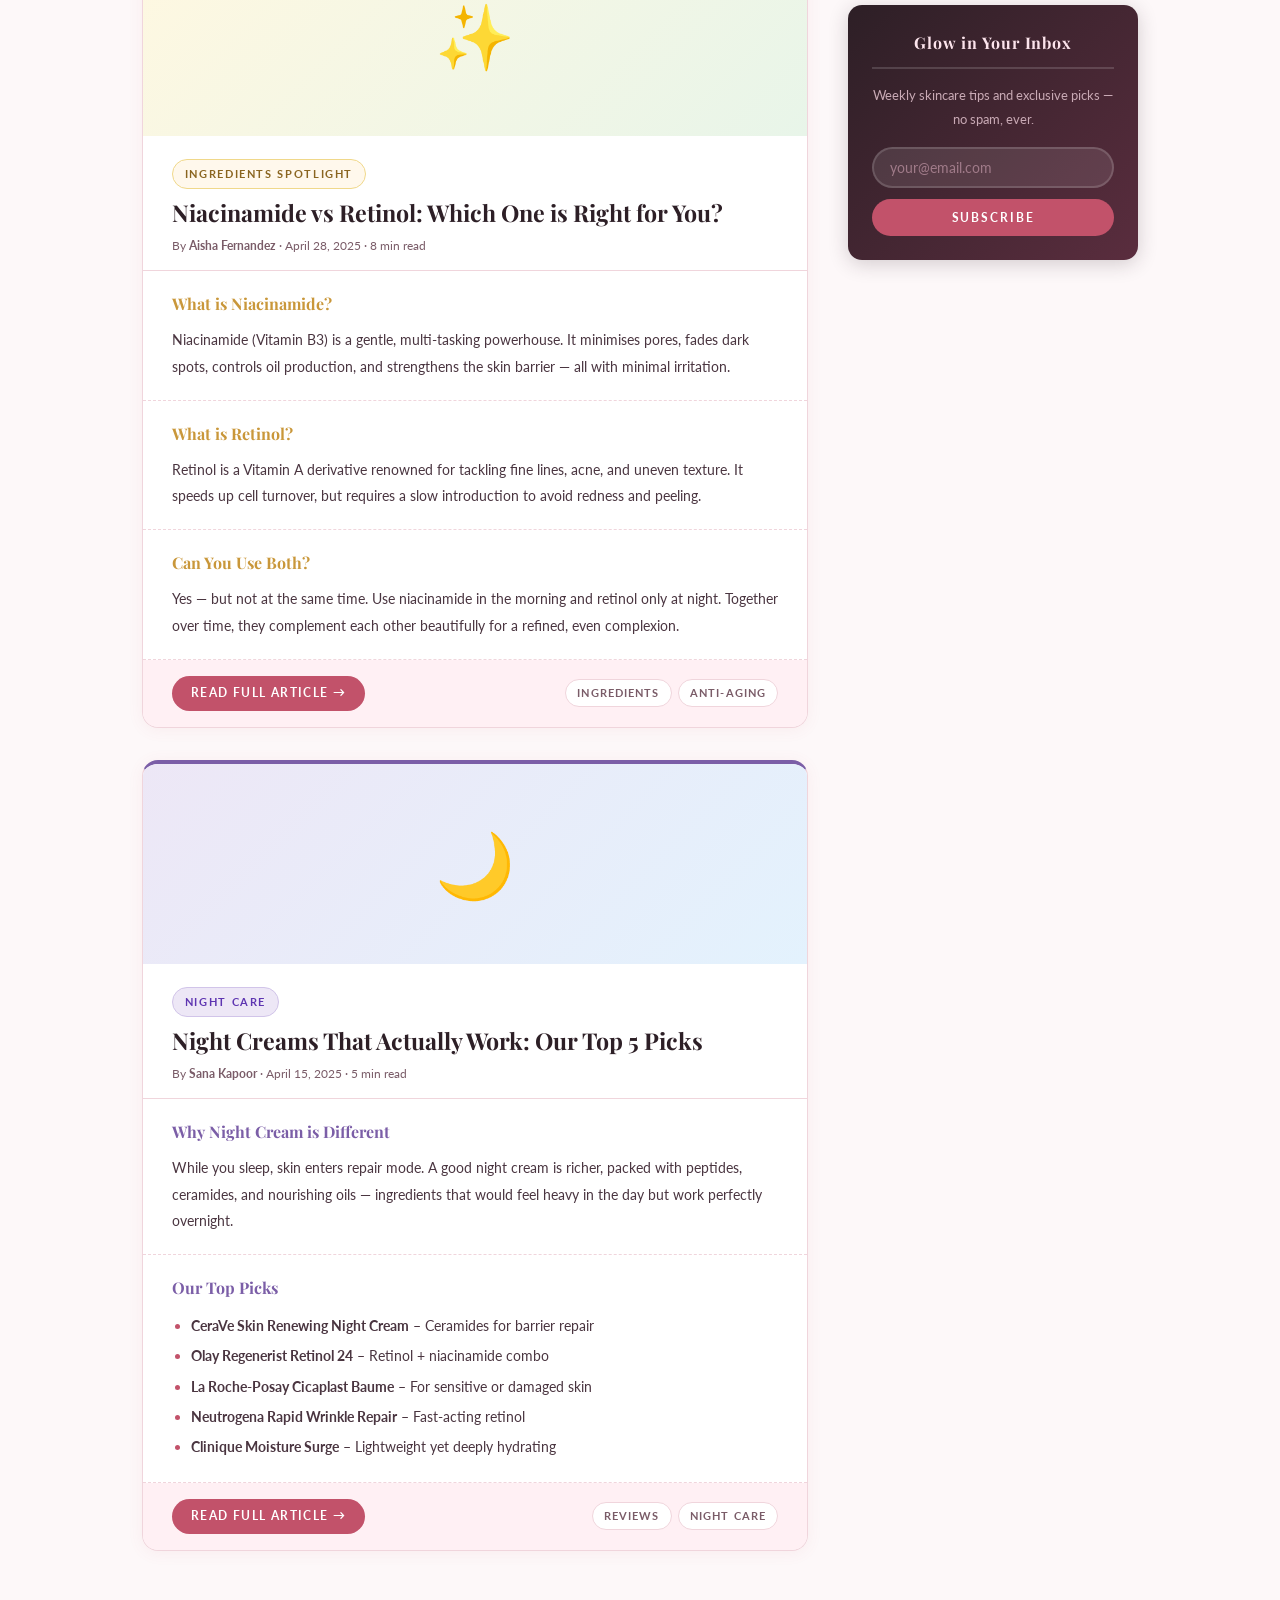
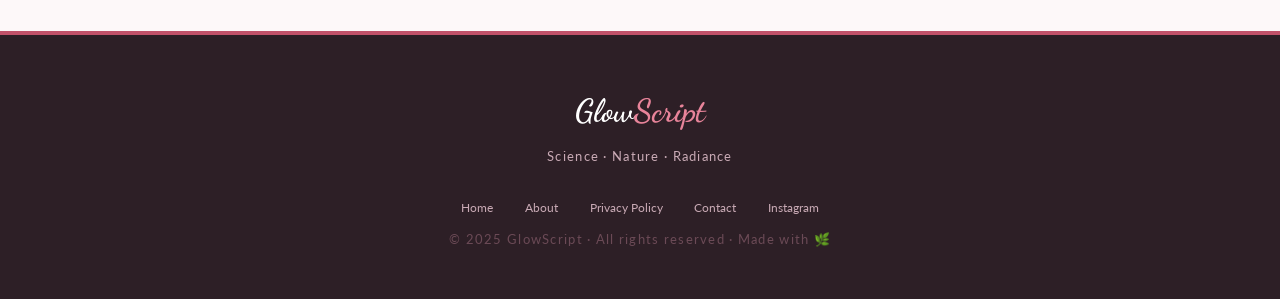
<file: Day 3/Task 2/index.html>
<!DOCTYPE html>
<html lang="en">
<head>
  <meta charset="UTF-8" />
  <meta name="viewport" content="width=device-width, initial-scale=1.0"/>
  <title>GlowScript – Skincare Blog</title>

  <!-- GOOGLE FONTS: Playfair Display (headings) + Lato (body) + Dancing Script (accent) -->
  <link href="https://fonts.googleapis.com/css2?family=Playfair+Display:ital,wght@0,400;0,700;1,400&family=Lato:wght@300;400;700&family=Dancing+Script:wght@600&display=swap" rel="stylesheet"/>

  <style>
    /* ══════════════════════════════════════
       RESET & ROOT VARIABLES
    ══════════════════════════════════════ */
    *, *::before, *::after {
      box-sizing: border-box;
      margin: 0;
      padding: 0;
    }

    :root {
      /* Color Palette */
      --pink-deep:   #c2526a;
      --pink-mid:    #e8849a;
      --pink-light:  #fce4ec;
      --pink-pale:   #fff0f4;
      --gold:        #c9973a;
      --gold-light:  #fff8ec;
      --dark:        #2d1f26;
      --body-text:   #4a3540;
      --muted:       #7a5c68;
      --border:      #f0d5dc;
      --white:       #ffffff;
      --cream:       #fdf8f9;

      /* Typography */
      --font-heading: 'Playfair Display', serif;
      --font-body:    'Lato', sans-serif;
      --font-accent:  'Dancing Script', cursive;
    }

    html {
      font-size: 16px;
      scroll-behavior: smooth;
    }

    body {
      background-color: var(--cream);
      color: var(--body-text);
      font-family: var(--font-body);
      font-weight: 400;
      line-height: 1.8;
    }

    /* ══════════════════════════════════════
       SKIP LINK (accessibility — FIX 9)
    ══════════════════════════════════════ */
    .skip-link {
      position: absolute;
      top: -100%;
      left: 1rem;
      background: var(--dark);
      color: var(--white);
      padding: 0.5rem 1rem;
      font-size: 0.85rem;
      border-radius: 0 0 6px 6px;
      text-decoration: none;
      z-index: 9999;
    }
    .skip-link:focus { top: 0; }

    /* visually hidden label */
    .visually-hidden {
      position: absolute;
      width: 1px; height: 1px;
      padding: 0; margin: -1px;
      overflow: hidden;
      clip: rect(0,0,0,0);
      white-space: nowrap;
      border: 0;
    }

    /* ══════════════════════════════════════
       SITE HEADER  — CLASS: .site-header
    ══════════════════════════════════════ */
    .site-header {
      background: linear-gradient(135deg, #2d1f26 0%, #5a2d3e 100%);
      padding: 2.5rem 2rem 2rem;
      text-align: center;
      border-bottom: 4px solid var(--pink-deep);
    }

    /* ID: #site-logo */
    #site-logo {
      font-family: var(--font-accent);
      font-size: clamp(2.8rem, 6vw, 4.2rem);
      color: var(--white);
      letter-spacing: 0.04em;
      margin-bottom: 0.3rem;
    }

    #site-logo span {
      color: var(--pink-mid);
    }

    .site-header .tagline {
      font-family: var(--font-body);
      font-size: 0.75rem;
      font-weight: 300;
      letter-spacing: 0.3em;
      text-transform: uppercase;
      color: var(--pink-light);
      margin-top: 0.4rem;
    }

    /* ══════════════════════════════════════
       SITE NAV  — CLASS: .site-nav
    ══════════════════════════════════════ */
    .site-nav {
      background-color: var(--pink-deep);
      box-shadow: 0 2px 8px rgba(194, 82, 106, 0.3);
    }

    /* CLASS: .nav-list */
    .nav-list {
      list-style: none;
      display: flex;
      justify-content: center;
      flex-wrap: wrap;
      max-width: 1000px;
      margin: 0 auto;
      padding: 0;
    }

    /* CLASS: .nav-link */
    .nav-link {
      display: block;
      padding: 0.85rem 1.4rem;
      text-decoration: none;
      color: var(--white);
      font-size: 0.78rem;
      font-weight: 700;
      letter-spacing: 0.15em;
      text-transform: uppercase;
      border-bottom: 3px solid transparent;
      transition: background 0.2s, border-color 0.2s;
    }

    .nav-link:hover,
    .nav-link[aria-current="page"] {
      background-color: rgba(255,255,255,0.12);
      border-bottom-color: var(--white);
    }

    /* ══════════════════════════════════════
       HERO BANNER  — ID: #hero-section  CLASS: .hero-banner
    ══════════════════════════════════════ */
    #hero-section {
      background: linear-gradient(160deg, var(--pink-light) 0%, var(--gold-light) 100%);
      padding: 5rem 2rem;
      text-align: center;
      border-bottom: 2px solid var(--border);
    }

    /* CLASS: .hero-title */
    .hero-title {
      font-family: var(--font-heading);
      font-size: clamp(2rem, 5vw, 3.2rem);
      font-weight: 700;
      font-style: italic;
      color: var(--dark);
      margin-bottom: 1rem;
      line-height: 1.2;
    }

    /* CLASS: .hero-desc */
    .hero-desc {
      font-size: 1rem;
      color: var(--muted);
      max-width: 540px;
      margin: 0 auto 2rem;
      font-weight: 300;
    }

    /* CLASS: .hero-btn */
    .hero-btn {
      display: inline-block;
      padding: 0.85rem 2.6rem;
      background-color: var(--pink-deep);
      color: var(--white);
      text-decoration: none;
      font-size: 0.8rem;
      font-weight: 700;
      letter-spacing: 0.2em;
      text-transform: uppercase;
      border-radius: 50px;
      border: 2px solid var(--pink-deep);
      transition: background 0.25s, color 0.25s;
    }

    .hero-btn:hover {
      background-color: var(--white);
      color: var(--pink-deep);
    }

    /* ══════════════════════════════════════
       MAIN & GRID LAYOUT  — ID: #main-content
    ══════════════════════════════════════ */
    #main-content {
      max-width: 1060px;
      margin: 0 auto;
    }

    /* CLASS: .blog-grid */
    .blog-grid {
      display: grid;
      grid-template-columns: 1fr 290px;
      gap: 2.5rem;
      padding: 3rem 2rem;
      align-items: start;
    }

    /* ══════════════════════════════════════
       BLOG CARDS  — CLASS: .blog-card
       IDs: #article-morning, #article-niacinamide, #article-night
    ══════════════════════════════════════ */
    .blog-card {
      background: var(--white);
      border: 1px solid var(--border);
      border-radius: 16px;
      margin-bottom: 2rem;
      overflow: hidden;
      box-shadow: 0 2px 16px rgba(194, 82, 106, 0.07);
      transition: transform 0.25s, box-shadow 0.25s;
    }

    .blog-card:hover {
      transform: translateY(-4px);
      box-shadow: 0 8px 32px rgba(194, 82, 106, 0.15);
    }

    /* Unique top border colours per article using IDs */
    #article-morning   { border-top: 4px solid #e8849a; }
    #article-niacinamide { border-top: 4px solid var(--gold); }
    #article-night     { border-top: 4px solid #7b5ea7; }

    /* CLASS: .card-figure */
    .card-figure {
      width: 100%;
      height: 200px;
      display: flex;
      align-items: center;
      justify-content: center;
      font-size: 4rem;
      margin: 0;
    }

    #article-morning   .card-figure { background: linear-gradient(135deg, #fce4ec, #fff9c4); }
    #article-niacinamide .card-figure { background: linear-gradient(135deg, #fff8e1, #e8f5e9); }
    #article-night     .card-figure { background: linear-gradient(135deg, #ede7f6, #e3f2fd); }

    /* CLASS: .card-header (inside article header) */
    .card-header {
      padding: 1.4rem 1.8rem 0.8rem;
      border-bottom: 1px solid var(--border);
    }

    /* CLASS: .card-badge */
    .card-badge {
      display: inline-block;
      background-color: var(--pink-light);
      color: var(--pink-deep);
      font-size: 0.68rem;
      font-weight: 700;
      letter-spacing: 0.15em;
      text-transform: uppercase;
      padding: 0.25rem 0.75rem;
      border-radius: 50px;
      margin-bottom: 0.6rem;
      border: 1px solid var(--border);
    }

    #article-niacinamide .card-badge {
      background-color: var(--gold-light);
      color: #8a6520;
      border-color: #f0d88a;
    }

    #article-night .card-badge {
      background-color: #ede7f6;
      color: #5e35b1;
      border-color: #d1c4e9;
    }

    /* CLASS: .card-title */
    .card-title {
      font-family: var(--font-heading);
      font-size: 1.45rem;
      font-weight: 700;
      color: var(--dark);
      line-height: 1.3;
      margin-bottom: 0.4rem;
    }

    /* CLASS: .card-meta */
    .card-meta {
      font-size: 0.78rem;
      color: var(--muted);
      margin-top: 0.3rem;
    }

    /* CLASS: .card-body (inside article section) */
    .card-body {
      padding: 1.2rem 1.8rem;
      border-bottom: 1px dashed var(--border);
    }

    .card-body h3 {
      font-family: var(--font-heading);
      font-size: 1rem;
      font-weight: 700;
      color: var(--pink-deep);
      margin-bottom: 0.5rem;
    }

    #article-niacinamide .card-body h3 { color: var(--gold); }
    #article-night .card-body h3       { color: #7b5ea7; }

    .card-body p {
      font-size: 0.9rem;
      color: var(--body-text);
      line-height: 1.85;
    }

    .card-body ul {
      padding-left: 1.2rem;
      font-size: 0.9rem;
      color: var(--body-text);
      line-height: 2.1;
    }

    .card-body ul li::marker { color: var(--pink-deep); }

    /* CLASS: .card-footer */
    .card-footer {
      padding: 1rem 1.8rem;
      display: flex;
      align-items: center;
      justify-content: space-between;
      flex-wrap: wrap;
      gap: 0.5rem;
      background-color: var(--pink-pale);
    }

    /* CLASS: .read-btn */
    .read-btn {
      display: inline-block;
      padding: 0.45rem 1.2rem;
      background-color: var(--pink-deep);
      color: var(--white);
      text-decoration: none;
      font-size: 0.72rem;
      font-weight: 700;
      letter-spacing: 0.12em;
      text-transform: uppercase;
      border-radius: 50px;
      transition: background 0.2s;
    }

    .read-btn:hover { background-color: var(--dark); }

    /* CLASS: .card-tags */
    .card-tags { display: flex; gap: 0.4rem; flex-wrap: wrap; }

    /* CLASS: .tag-pill */
    .tag-pill {
      display: inline-block;
      background: var(--white);
      color: var(--muted);
      font-size: 0.68rem;
      font-weight: 700;
      letter-spacing: 0.1em;
      text-transform: uppercase;
      padding: 0.2rem 0.7rem;
      border-radius: 50px;
      border: 1px solid var(--border);
    }

    /* ══════════════════════════════════════
       SIDEBAR  — CLASS: .sidebar-col
       IDs: #about-box  #popular-box  #cat-box
    ══════════════════════════════════════ */
    .sidebar-col {
      position: sticky;
      top: 2rem;
    }

    /* CLASS: .sidebar-box */
    .sidebar-box {
      background: var(--white);
      border: 1px solid var(--border);
      border-radius: 14px;
      padding: 1.5rem;
      margin-bottom: 1.6rem;
      box-shadow: 0 2px 10px rgba(194, 82, 106, 0.06);
    }

    /* Unique left border colour per sidebar box */
    #about-box   { border-left: 4px solid var(--pink-deep); }
    #popular-box { border-left: 4px solid var(--gold); }
    #cat-box     { border-left: 4px solid #7b5ea7; }

    /* CLASS: .sidebar-title */
    .sidebar-title {
      font-family: var(--font-heading);
      font-size: 1rem;
      font-weight: 700;
      color: var(--dark);
      padding-bottom: 0.6rem;
      margin-bottom: 0.9rem;
      border-bottom: 2px solid var(--pink-light);
      letter-spacing: 0.05em;
    }

    .sidebar-box p {
      font-size: 0.85rem;
      color: var(--muted);
      line-height: 1.7;
    }

    /* CLASS: .post-list */
    .post-list { list-style: none; }

    /* CLASS: .post-item */
    .post-item {
      padding: 0.5rem 0;
      border-bottom: 1px solid var(--pink-pale);
      font-size: 0.85rem;
    }

    .post-item:last-child { border: none; }

    .post-item a {
      color: var(--body-text);
      text-decoration: none;
      transition: color 0.2s;
    }

    .post-item a:hover { color: var(--pink-deep); }

    .post-item a::before {
      content: "→ ";
      color: var(--pink-deep);
      font-weight: 700;
    }

    /* CLASS: .cat-list */
    .cat-list { list-style: none; }

    .cat-list li {
      display: flex;
      justify-content: space-between;
      align-items: center;
      padding: 0.5rem 0;
      border-bottom: 1px solid var(--pink-pale);
      font-size: 0.85rem;
    }

    .cat-list li:last-child { border: none; }

    .cat-list li a {
      color: var(--body-text);
      text-decoration: none;
      transition: color 0.2s;
    }

    .cat-list li a:hover { color: var(--pink-deep); }

    /* CLASS: .cat-count */
    .cat-count {
      background: var(--pink-light);
      color: var(--pink-deep);
      font-size: 0.7rem;
      font-weight: 700;
      padding: 0.1rem 0.55rem;
      border-radius: 50px;
      min-width: 26px;
      text-align: center;
    }

    /* CLASS: .newsletter-box */
    .newsletter-box {
      background: linear-gradient(135deg, var(--dark), #5a2d3e);
      border-radius: 14px;
      padding: 1.5rem;
      text-align: center;
      margin-bottom: 1.6rem;
      box-shadow: 0 4px 20px rgba(45, 31, 38, 0.2);
    }

    .newsletter-box .sidebar-title {
      color: var(--pink-light);
      border-color: rgba(255,255,255,0.15);
    }

    .newsletter-box p {
      color: #c9aab5;
      font-size: 0.82rem;
      margin-bottom: 1rem;
    }

    /* CLASS: .email-input — ID: #newsletter-email */
    .email-input {
      width: 100%;
      padding: 0.65rem 1rem;
      border: 2px solid rgba(255,255,255,0.15);
      border-radius: 50px;
      background: rgba(255,255,255,0.1);
      color: var(--white);
      font-family: var(--font-body);
      font-size: 0.85rem;
      margin-bottom: 0.7rem;
      outline: none;
      transition: border-color 0.2s;
    }

    .email-input::placeholder { color: #a07b89; }
    .email-input:focus { border-color: var(--pink-mid); }

    /* CLASS: .subscribe-btn */
    .subscribe-btn {
      width: 100%;
      padding: 0.7rem;
      background: var(--pink-deep);
      color: var(--white);
      border: none;
      border-radius: 50px;
      font-family: var(--font-body);
      font-size: 0.78rem;
      font-weight: 700;
      letter-spacing: 0.15em;
      text-transform: uppercase;
      cursor: pointer;
      transition: background 0.2s;
    }

    .subscribe-btn:hover { background: var(--pink-mid); }

    /* ══════════════════════════════════════
       SITE FOOTER  — CLASS: .site-footer
    ══════════════════════════════════════ */
    .site-footer {
      background: var(--dark);
      color: #c9aab5;
      text-align: center;
      padding: 3rem 2rem;
      border-top: 4px solid var(--pink-deep);
    }

    .site-footer h3 {
      font-family: var(--font-accent);
      font-size: 2rem;
      color: var(--white);
      margin-bottom: 0.3rem;
    }

    .site-footer h3 span { color: var(--pink-mid); }

    .site-footer > p {
      font-size: 0.8rem;
      letter-spacing: 0.1em;
      margin-top: 0.3rem;
    }

    /* CLASS: .footer-nav */
    .footer-nav { margin-top: 1.5rem; }

    .footer-nav ul {
      list-style: none;
      display: flex;
      justify-content: center;
      flex-wrap: wrap;
      gap: 0.2rem;
    }

    .footer-nav ul li a {
      display: inline-block;
      padding: 0.3rem 0.9rem;
      color: #c9aab5;
      text-decoration: none;
      font-size: 0.75rem;
      border-radius: 50px;
      transition: background 0.2s, color 0.2s;
    }

    .footer-nav ul li a:hover {
      background: var(--pink-deep);
      color: var(--white);
    }

    /* CLASS: .footer-copy */
    .footer-copy {
      margin-top: 1.5rem;
      font-size: 0.73rem;
      color: #6b4a56;
      letter-spacing: 0.1em;
    }

    /* ══════════════════════════════════════
       RESPONSIVE
    ══════════════════════════════════════ */
    @media (max-width: 720px) {
      .blog-grid { grid-template-columns: 1fr; }
      .sidebar-col { position: static; }
    }
  </style>
</head>
<body>

  <!-- Skip link -->
  <a class="skip-link" href="#main-content">Skip to main content</a>

  <!-- ══ SITE HEADER ══ -->
  <header class="site-header">
    <h1 id="site-logo">Glow<span>Script</span></h1>
    <p class="tagline">Science · Nature · Radiance</p>
  </header>

  <!-- ══ SITE NAV ══ -->
  <nav class="site-nav" aria-label="Main navigation">
    <ul class="nav-list">
      <li><a class="nav-link" href="#" aria-current="page">Home</a></li>
      <li><a class="nav-link" href="#">Skincare Tips</a></li>
      <li><a class="nav-link" href="#">Product Reviews</a></li>
      <li><a class="nav-link" href="#">Routines</a></li>
      <li><a class="nav-link" href="#">Ingredients</a></li>
      <li><a class="nav-link" href="#">Shop</a></li>
    </ul>
  </nav>

  <!-- ══ MAIN ══ -->
  <main id="main-content">

    <!-- Hero -->
    <section id="hero-section" aria-label="Welcome banner">
      <h2 class="hero-title">Your Skin Deserves the Best</h2>
      <p class="hero-desc">Expert-backed skincare guides, honest product reviews, and routines crafted for every skin type.</p>
      <a href="#" class="hero-btn">Explore Routines</a>
    </section>

    <!-- Blog Grid -->
    <section class="blog-grid" aria-label="Blog content">

      <!-- Articles Column -->
      <section class="articles-col" aria-label="Blog articles">

        <!-- ── Article 1 ── -->
        <article class="blog-card" id="article-morning">
          <figure class="card-figure" role="img" aria-label="Morning routine illustration">
            <span aria-hidden="true">🌿</span>
          </figure>
          <header class="card-header">
            <p class="card-badge">Skincare Routine</p>
            <h2 class="card-title">The Perfect Morning Skincare Routine for Glowing Skin</h2>
            <p class="card-meta">By <strong>Dr. Meena Krishnan</strong> · May 3, 2025 · 6 min read</p>
          </header>
          <section class="card-body">
            <h3>Why Your Morning Routine Matters</h3>
            <p>Your skin repairs itself overnight — morning is when you protect that work. A proper AM routine locks in hydration, shields against UV damage, and keeps your skin barrier strong throughout the day.</p>
          </section>
          <section class="card-body">
            <h3>The 5-Step Morning Routine</h3>
            <ul>
              <li><strong>Gentle Cleanser</strong> — Remove overnight oils without stripping moisture</li>
              <li><strong>Vitamin C Serum</strong> — Brighten and protect against free radicals</li>
              <li><strong>Hyaluronic Acid</strong> — Deeply hydrate and plump skin cells</li>
              <li><strong>Moisturiser</strong> — Seal in all the goodness underneath</li>
              <li><strong>SPF 50+</strong> — Non-negotiable. Every. Single. Day.</li>
            </ul>
          </section>
          <footer class="card-footer">
            <a href="#" class="read-btn" aria-label="Read full article: Morning Skincare Routine">Read Full Article →</a>
            <span class="card-tags" aria-label="Tags">
              <span class="tag-pill">Routine</span>
              <span class="tag-pill">Glow</span>
            </span>
          </footer>
        </article>

        <!-- ── Article 2 ── -->
        <article class="blog-card" id="article-niacinamide">
          <figure class="card-figure" role="img" aria-label="Ingredients illustration">
            <span aria-hidden="true">✨</span>
          </figure>
          <header class="card-header">
            <p class="card-badge">Ingredients Spotlight</p>
            <h2 class="card-title">Niacinamide vs Retinol: Which One is Right for You?</h2>
            <p class="card-meta">By <strong>Aisha Fernandez</strong> · April 28, 2025 · 8 min read</p>
          </header>
          <section class="card-body">
            <h3>What is Niacinamide?</h3>
            <p>Niacinamide (Vitamin B3) is a gentle, multi-tasking powerhouse. It minimises pores, fades dark spots, controls oil production, and strengthens the skin barrier — all with minimal irritation.</p>
          </section>
          <section class="card-body">
            <h3>What is Retinol?</h3>
            <p>Retinol is a Vitamin A derivative renowned for tackling fine lines, acne, and uneven texture. It speeds up cell turnover, but requires a slow introduction to avoid redness and peeling.</p>
          </section>
          <section class="card-body">
            <h3>Can You Use Both?</h3>
            <p>Yes — but not at the same time. Use niacinamide in the morning and retinol only at night. Together over time, they complement each other beautifully for a refined, even complexion.</p>
          </section>
          <footer class="card-footer">
            <a href="#" class="read-btn" aria-label="Read full article: Niacinamide vs Retinol">Read Full Article →</a>
            <span class="card-tags" aria-label="Tags">
              <span class="tag-pill">Ingredients</span>
              <span class="tag-pill">Anti-Aging</span>
            </span>
          </footer>
        </article>

        <!-- ── Article 3 ── -->
        <article class="blog-card" id="article-night">
          <figure class="card-figure" role="img" aria-label="Night care illustration">
            <span aria-hidden="true">🌙</span>
          </figure>
          <header class="card-header">
            <p class="card-badge">Night Care</p>
            <h2 class="card-title">Night Creams That Actually Work: Our Top 5 Picks</h2>
            <p class="card-meta">By <strong>Sana Kapoor</strong> · April 15, 2025 · 5 min read</p>
          </header>
          <section class="card-body">
            <h3>Why Night Cream is Different</h3>
            <p>While you sleep, skin enters repair mode. A good night cream is richer, packed with peptides, ceramides, and nourishing oils — ingredients that would feel heavy in the day but work perfectly overnight.</p>
          </section>
          <section class="card-body">
            <h3>Our Top Picks</h3>
            <ul>
              <li><strong>CeraVe Skin Renewing Night Cream</strong> – Ceramides for barrier repair</li>
              <li><strong>Olay Regenerist Retinol 24</strong> – Retinol + niacinamide combo</li>
              <li><strong>La Roche-Posay Cicaplast Baume</strong> – For sensitive or damaged skin</li>
              <li><strong>Neutrogena Rapid Wrinkle Repair</strong> – Fast-acting retinol</li>
              <li><strong>Clinique Moisture Surge</strong> – Lightweight yet deeply hydrating</li>
            </ul>
          </section>
          <footer class="card-footer">
            <a href="#" class="read-btn" aria-label="Read full article: Night Creams That Actually Work">Read Full Article →</a>
            <span class="card-tags" aria-label="Tags">
              <span class="tag-pill">Reviews</span>
              <span class="tag-pill">Night Care</span>
            </span>
          </footer>
        </article>

      </section>
      <!-- END articles -->

      <!-- ══ SIDEBAR ══ -->
      <aside class="sidebar-col" aria-label="Sidebar">

        <section class="sidebar-box" id="about-box">
          <h4 class="sidebar-title">About GlowScript</h4>
          <p>We break down the science of skincare into simple, honest advice — helping you find what truly works for your skin.</p>
        </section>

        <section class="sidebar-box" id="popular-box">
          <h4 class="sidebar-title">Popular Posts</h4>
          <ul class="post-list">
            <li class="post-item"><a href="#">Morning Routine for Glowing Skin</a></li>
            <li class="post-item"><a href="#">Niacinamide vs Retinol</a></li>
            <li class="post-item"><a href="#">Best SPFs for Indian Skin</a></li>
            <li class="post-item"><a href="#">How to Layer Serums Correctly</a></li>
            <li class="post-item"><a href="#">Top 5 Night Creams</a></li>
          </ul>
        </section>

        <section class="sidebar-box" id="cat-box">
          <h4 class="sidebar-title">Categories</h4>
          <ul class="cat-list">
            <li><a href="#">Skincare Routines</a><span class="cat-count" aria-label="12 posts">12</span></li>
            <li><a href="#">Ingredients</a><span class="cat-count" aria-label="9 posts">9</span></li>
            <li><a href="#">Product Reviews</a><span class="cat-count" aria-label="15 posts">15</span></li>
            <li><a href="#">Night Care</a><span class="cat-count" aria-label="7 posts">7</span></li>
            <li><a href="#">Sun Protection</a><span class="cat-count" aria-label="5 posts">5</span></li>
          </ul>
        </section>

        <section class="newsletter-box">
          <h4 class="sidebar-title">Glow in Your Inbox</h4>
          <p>Weekly skincare tips and exclusive picks — no spam, ever.</p>
          <label for="newsletter-email" class="visually-hidden">Email address</label>
          <input
            class="email-input"
            type="email"
            id="newsletter-email"
            name="newsletter-email"
            placeholder="your@email.com"
            aria-label="Enter your email address to subscribe"
          />
          <button class="subscribe-btn" type="button" aria-label="Subscribe to newsletter">Subscribe</button>
        </section>

      </aside>

    </section>
  </main>

  <!-- ══ SITE FOOTER ══ -->
  <footer class="site-footer">
    <h3>Glow<span>Script</span></h3>
    <p>Science · Nature · Radiance</p>
    <nav class="footer-nav" aria-label="Footer navigation">
      <ul>
        <li><a href="#">Home</a></li>
        <li><a href="#">About</a></li>
        <li><a href="#">Privacy Policy</a></li>
        <li><a href="#">Contact</a></li>
        <li><a href="#">Instagram</a></li>
      </ul>
    </nav>
    <p class="footer-copy">© 2025 GlowScript · All rights reserved · Made with <span aria-label="love">🌿</span></p>
  </footer>

</body>
</html>
</file>
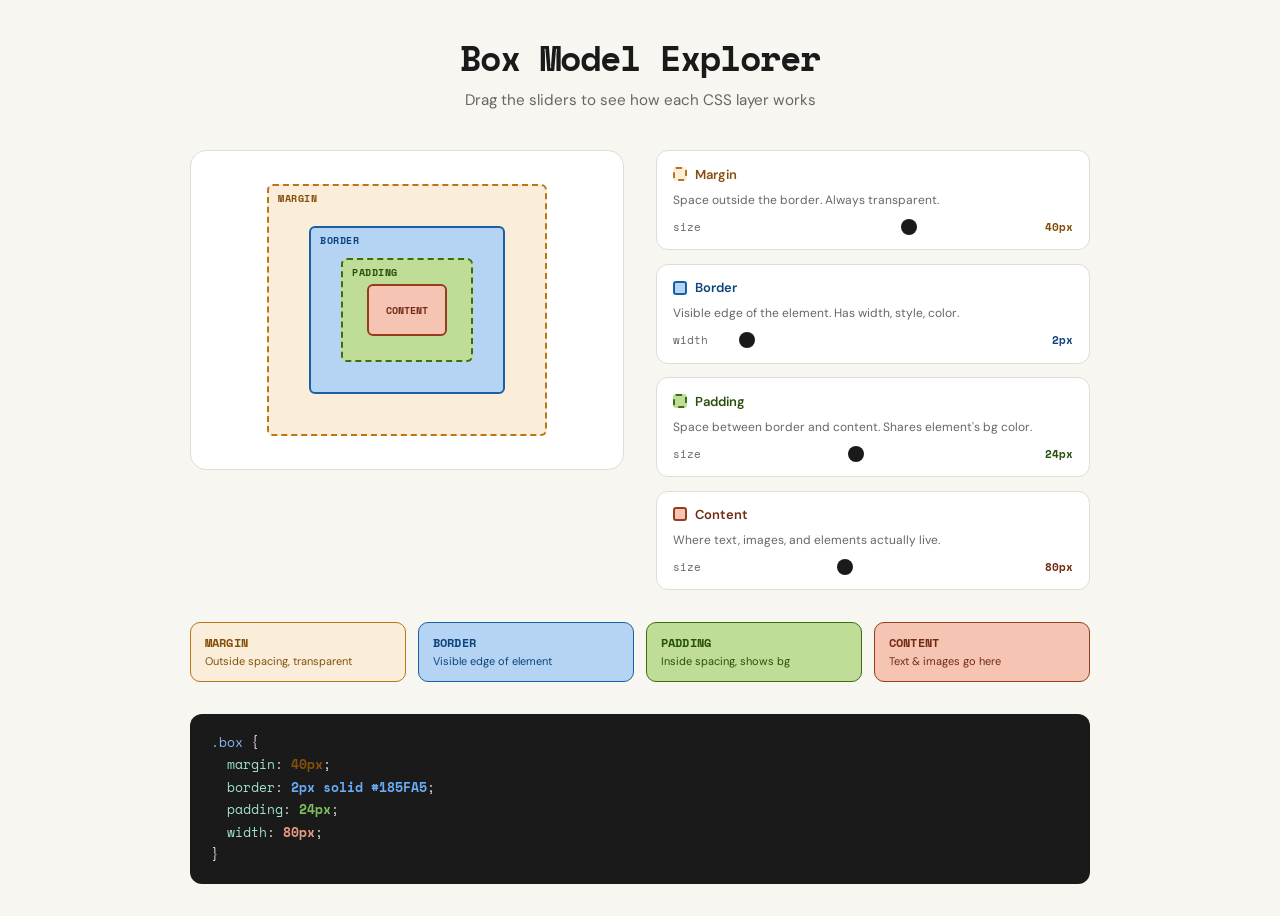
<file: Day 3/Task 3/index.html>
<!DOCTYPE html>
<html lang="en">
<head>
  <meta charset="UTF-8" />
  <meta name="viewport" content="width=device-width, initial-scale=1.0"/>
  <title>Box Model Explorer</title>
  <link href="https://fonts.googleapis.com/css2?family=Space+Mono:wght@400;700&family=DM+Sans:wght@400;500;600&display=swap" rel="stylesheet"/>
  <style>
    *, *::before, *::after { box-sizing: border-box; margin: 0; padding: 0; }

    :root {
      --amber-light: #faeeda;
      --amber-mid: #BA7517;
      --amber-dark: #854F0B;
      --blue-light: #b5d4f4;
      --blue-mid: #185FA5;
      --blue-dark: #0C447C;
      --green-light: #c0dd97;
      --green-mid: #3B6D11;
      --green-dark: #27500A;
      --coral-light: #f5c4b3;
      --coral-mid: #993C1D;
      --coral-dark: #712B13;
      --bg: #f8f6f1;
      --surface: #ffffff;
      --text: #1a1a1a;
      --text-muted: #666;
      --border: #e0ddd5;
    }

    body {
      font-family: 'DM Sans', sans-serif;
      background: var(--bg);
      color: var(--text);
      min-height: 100vh;
      padding: 2rem 1rem;
    }

    header {
      text-align: center;
      margin-bottom: 2.5rem;
    }

    header h1 {
      font-family: 'Space Mono', monospace;
      font-size: clamp(1.5rem, 4vw, 2.2rem);
      font-weight: 700;
      letter-spacing: -1px;
      color: var(--text);
    }

    header p {
      font-size: 0.95rem;
      color: var(--text-muted);
      margin-top: 0.4rem;
    }

    .container {
      max-width: 900px;
      margin: 0 auto;
      display: grid;
      grid-template-columns: 1fr 1fr;
      gap: 2rem;
      align-items: start;
    }

    @media (max-width: 620px) {
      .container { grid-template-columns: 1fr; }
    }

    /* Visual Box */
    .visual-area {
      background: var(--surface);
      border: 1px solid var(--border);
      border-radius: 16px;
      padding: 1.5rem;
      display: flex;
      align-items: center;
      justify-content: center;
      min-height: 320px;
    }

    #margin-box {
      background: var(--amber-light);
      border: 2px dashed var(--amber-mid);
      border-radius: 6px;
      padding: 40px;
      position: relative;
      transition: padding 0.2s ease;
    }

    #border-box {
      background: var(--blue-light);
      border: 2px solid var(--blue-mid);
      border-radius: 6px;
      padding: 30px;
      position: relative;
      transition: border-width 0.2s ease, padding 0.2s ease;
    }

    #padding-box {
      background: var(--green-light);
      border: 2px dashed var(--green-mid);
      border-radius: 6px;
      padding: 24px;
      position: relative;
      transition: padding 0.2s ease;
    }

    #content-box {
      background: var(--coral-light);
      border: 2px solid var(--coral-mid);
      border-radius: 6px;
      min-width: 80px;
      min-height: 52px;
      display: flex;
      align-items: center;
      justify-content: center;
      transition: min-width 0.2s ease, min-height 0.2s ease;
    }

    .layer-label {
      position: absolute;
      top: 5px;
      left: 9px;
      font-family: 'Space Mono', monospace;
      font-size: 10px;
      font-weight: 700;
      text-transform: uppercase;
      letter-spacing: 0.5px;
    }

    .content-label {
      font-family: 'Space Mono', monospace;
      font-size: 10px;
      font-weight: 700;
      color: var(--coral-dark);
      text-transform: uppercase;
    }

    /* Controls */
    .controls {
      display: flex;
      flex-direction: column;
      gap: 0.85rem;
    }

    .control-card {
      background: var(--surface);
      border: 1px solid var(--border);
      border-radius: 12px;
      padding: 0.9rem 1rem;
    }

    .control-header {
      display: flex;
      align-items: center;
      gap: 8px;
      margin-bottom: 8px;
    }

    .color-dot {
      width: 14px;
      height: 14px;
      border-radius: 3px;
      flex-shrink: 0;
    }

    .control-header span {
      font-size: 13px;
      font-weight: 600;
    }

    .control-desc {
      font-size: 12px;
      color: var(--text-muted);
      margin-bottom: 10px;
      line-height: 1.5;
    }

    .slider-row {
      display: flex;
      align-items: center;
      gap: 8px;
    }

    .slider-row label {
      font-size: 11px;
      color: var(--text-muted);
      font-family: 'Space Mono', monospace;
      min-width: 38px;
    }

    input[type=range] {
      flex: 1;
      -webkit-appearance: none;
      height: 4px;
      border-radius: 2px;
      outline: none;
      cursor: pointer;
    }

    input[type=range]::-webkit-slider-thumb {
      -webkit-appearance: none;
      width: 16px;
      height: 16px;
      border-radius: 50%;
      background: var(--text);
      cursor: pointer;
    }

    .slider-val {
      font-size: 11px;
      font-weight: 700;
      font-family: 'Space Mono', monospace;
      min-width: 34px;
      text-align: right;
    }

    /* CSS output */
    .css-output {
      grid-column: 1 / -1;
      background: #1a1a1a;
      color: #e0e0e0;
      border-radius: 12px;
      padding: 1.1rem 1.3rem;
      font-family: 'Space Mono', monospace;
      font-size: 12.5px;
      line-height: 1.8;
    }

    .css-selector { color: #85B7EB; }
    .css-prop { color: #9FE1CB; }
    .css-margin-val { color: var(--amber-dark); font-weight: 700; }
    .css-border-val { color: #6aabf7; font-weight: 700; }
    .css-padding-val { color: #7ec060; font-weight: 700; }
    .css-content-val { color: #e89a82; font-weight: 700; }

    /* Legend */
    .legend {
      grid-column: 1 / -1;
      display: grid;
      grid-template-columns: repeat(4, 1fr);
      gap: 0.75rem;
    }

    @media (max-width: 480px) {
      .legend { grid-template-columns: repeat(2, 1fr); }
    }

    .legend-item {
      border-radius: 10px;
      padding: 0.7rem 0.85rem;
      border: 1px solid transparent;
    }

    .legend-item .legend-name {
      font-size: 12px;
      font-weight: 700;
      font-family: 'Space Mono', monospace;
      text-transform: uppercase;
      letter-spacing: 0.3px;
    }

    .legend-item .legend-desc {
      font-size: 11px;
      margin-top: 3px;
      line-height: 1.4;
    }
  </style>
</head>
<body>

  <header>
    <h1>Box Model Explorer</h1>
    <p>Drag the sliders to see how each CSS layer works</p>
  </header>

  <div class="container">

    <div class="visual-area">
      <div id="margin-box">
        <span class="layer-label" style="color: var(--amber-dark);">margin</span>
        <div id="border-box">
          <span class="layer-label" style="color: var(--blue-dark);">border</span>
          <div id="padding-box">
            <span class="layer-label" style="color: var(--green-dark);">padding</span>
            <div id="content-box">
              <span class="content-label">content</span>
            </div>
          </div>
        </div>
      </div>
    </div>

    <div class="controls">

      <div class="control-card">
        <div class="control-header">
          <div class="color-dot" style="background:var(--amber-light); border: 2px dashed var(--amber-mid);"></div>
          <span style="color: var(--amber-dark);">Margin</span>
        </div>
        <p class="control-desc">Space outside the border. Always transparent.</p>
        <div class="slider-row">
          <label>size</label>
          <input type="range" min="8" max="60" value="40" id="margin-slider" style="accent-color: var(--amber-mid);" />
          <span class="slider-val" id="margin-val" style="color:var(--amber-dark);">40px</span>
        </div>
      </div>

      <div class="control-card">
        <div class="control-header">
          <div class="color-dot" style="background:var(--blue-light); border: 2px solid var(--blue-mid);"></div>
          <span style="color: var(--blue-dark);">Border</span>
        </div>
        <p class="control-desc">Visible edge of the element. Has width, style, color.</p>
        <div class="slider-row">
          <label>width</label>
          <input type="range" min="1" max="16" value="2" id="border-slider" style="accent-color: var(--blue-mid);" />
          <span class="slider-val" id="border-val" style="color:var(--blue-dark);">2px</span>
        </div>
      </div>

      <div class="control-card">
        <div class="control-header">
          <div class="color-dot" style="background:var(--green-light); border: 2px dashed var(--green-mid);"></div>
          <span style="color: var(--green-dark);">Padding</span>
        </div>
        <p class="control-desc">Space between border and content. Shares element's bg color.</p>
        <div class="slider-row">
          <label>size</label>
          <input type="range" min="4" max="50" value="24" id="padding-slider" style="accent-color: var(--green-mid);" />
          <span class="slider-val" id="padding-val" style="color:var(--green-dark);">24px</span>
        </div>
      </div>

      <div class="control-card">
        <div class="control-header">
          <div class="color-dot" style="background:var(--coral-light); border: 2px solid var(--coral-mid);"></div>
          <span style="color: var(--coral-dark);">Content</span>
        </div>
        <p class="control-desc">Where text, images, and elements actually live.</p>
        <div class="slider-row">
          <label>size</label>
          <input type="range" min="40" max="140" value="80" id="content-slider" style="accent-color: var(--coral-mid);" />
          <span class="slider-val" id="content-val" style="color:var(--coral-dark);">80px</span>
        </div>
      </div>

    </div>

    <div class="legend">
      <div class="legend-item" style="background:var(--amber-light); border-color: var(--amber-mid);">
        <div class="legend-name" style="color:var(--amber-dark);">Margin</div>
        <div class="legend-desc" style="color:var(--amber-dark);">Outside spacing, transparent</div>
      </div>
      <div class="legend-item" style="background:var(--blue-light); border-color:var(--blue-mid);">
        <div class="legend-name" style="color:var(--blue-dark);">Border</div>
        <div class="legend-desc" style="color:var(--blue-dark);">Visible edge of element</div>
      </div>
      <div class="legend-item" style="background:var(--green-light); border-color:var(--green-mid);">
        <div class="legend-name" style="color:var(--green-dark);">Padding</div>
        <div class="legend-desc" style="color:var(--green-dark);">Inside spacing, shows bg</div>
      </div>
      <div class="legend-item" style="background:var(--coral-light); border-color:var(--coral-mid);">
        <div class="legend-name" style="color:var(--coral-dark);">Content</div>
        <div class="legend-desc" style="color:var(--coral-dark);">Text & images go here</div>
      </div>
    </div>

    <div class="css-output">
      <span class="css-selector">.box</span> {<br/>
      &nbsp;&nbsp;<span class="css-prop">margin</span>: <span class="css-margin-val" id="css-margin">40px</span>;<br/>
      &nbsp;&nbsp;<span class="css-prop">border</span>: <span class="css-border-val" id="css-border">2px solid #185FA5</span>;<br/>
      &nbsp;&nbsp;<span class="css-prop">padding</span>: <span class="css-padding-val" id="css-padding">24px</span>;<br/>
      &nbsp;&nbsp;<span class="css-prop">width</span>: <span class="css-content-val" id="css-content">80px</span>;<br/>
      }
    </div>

  </div>

  <script>
    const marginSlider = document.getElementById('margin-slider');
    const borderSlider = document.getElementById('border-slider');
    const paddingSlider = document.getElementById('padding-slider');
    const contentSlider = document.getElementById('content-slider');

    function update() {
      const m = parseInt(marginSlider.value);
      const b = parseInt(borderSlider.value);
      const p = parseInt(paddingSlider.value);
      const c = parseInt(contentSlider.value);

      document.getElementById('margin-val').textContent = m + 'px';
      document.getElementById('border-val').textContent = b + 'px';
      document.getElementById('padding-val').textContent = p + 'px';
      document.getElementById('content-val').textContent = c + 'px';

      document.getElementById('margin-box').style.padding = m + 'px';
      document.getElementById('border-box').style.borderWidth = b + 'px';
      document.getElementById('padding-box').style.padding = p + 'px';
      document.getElementById('content-box').style.minWidth = c + 'px';
      document.getElementById('content-box').style.minHeight = Math.round(c * 0.65) + 'px';

      document.getElementById('css-margin').textContent = m + 'px';
      document.getElementById('css-border').textContent = b + 'px solid #185FA5';
      document.getElementById('css-padding').textContent = p + 'px';
      document.getElementById('css-content').textContent = c + 'px';
    }

    marginSlider.addEventListener('input', update);
    borderSlider.addEventListener('input', update);
    paddingSlider.addEventListener('input', update);
    contentSlider.addEventListener('input', update);
  </script>

</body>
</html>
</file>
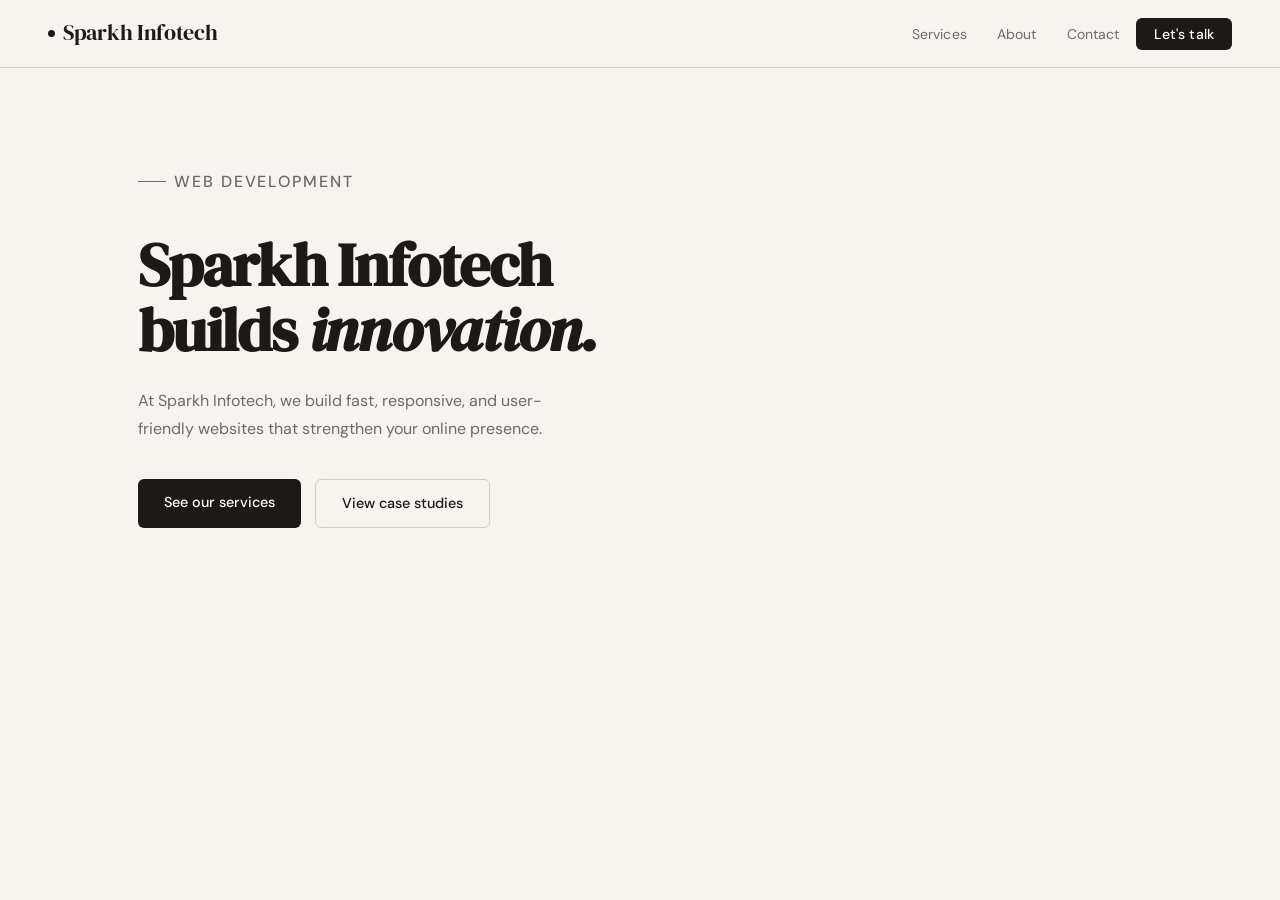
<file: Day 4/Task 3/index.html>
<!DOCTYPE html>
<html lang="en">
<head>
  <meta charset="UTF-8" />
  <title>Sparkh Infotech</title>
  <link rel="preconnect" href="https://fonts.googleapis.com" />
  <link href="https://fonts.googleapis.com/css2?family=DM+Serif+Display:ital@0;1&family=DM+Sans:wght@300;400;500&display=swap" rel="stylesheet" />
  <style>
    :root {
      --bg: #f7f4ef;
      --ink: #1c1917;
      --muted: #6b6b6b;
      --border: #d0cdc9;
      --card: #ffffff;
      --serif: 'DM Serif Display', Georgia, serif;
      --sans: 'DM Sans', sans-serif;
    }

    *, *::before, *::after { box-sizing: border-box; margin: 0; padding: 0; }

    html { scroll-behavior: smooth; }

    body {
      font-family: var(--sans);
      background: var(--bg);
      color: var(--ink);
      line-height: 1.6;
      min-width: 1100px;
      overflow: hidden;
      height: 100vh;
    }

 
    .navbar {
      position: sticky;
      top: 0;
      z-index: 100;
      display: flex;
      align-items: center;
      justify-content: space-between;
      padding: 0 48px;
      height: 68px;
      background: rgba(247, 244, 239, 0.92);
      backdrop-filter: blur(12px);
      -webkit-backdrop-filter: blur(12px);
      border-bottom: 1px solid var(--border);
    }

    .logo {
      font-family: var(--serif);
      font-size: 1.35rem;
      color: var(--ink);
      text-decoration: none;
      letter-spacing: -0.3px;
      display: flex;
      align-items: center;
      gap: 8px;
    }
    .logo-dot {
      width: 7px; height: 7px;
      background: var(--ink);
      border-radius: 50%;
      flex-shrink: 0;
    }

    .nav-links {
      display: flex;
      align-items: center;
      gap: 2px;
      list-style: none;
    }
    .nav-links a {
      font-family: var(--sans);
      font-size: 0.875rem;
      font-weight: 400;
      color: var(--muted);
      text-decoration: none;
      padding: 7px 14px;
      border-radius: 6px;
      transition: color 0.18s, background 0.18s;
      letter-spacing: 0.01em;
    }
    .nav-links a:hover {
      color: var(--ink);
      background: rgba(28,25,23,0.06);
    }
    .nav-cta {
      font-weight: 500 !important;
      color: var(--card) !important;
      background: var(--ink) !important;
      padding: 7px 18px !important;
    }
    .nav-cta:hover { background: var(--muted) !important; }


    .hero {
      max-width: 1100px;
      margin: 0 auto;
      padding: 96px 48px 80px;
      display: grid;
      grid-template-columns: 1fr 1fr;
      gap: 64px;
      align-items: center;
    }

    .hero-label {
      display: inline-flex;
      align-items: center;
      gap: 8px;
      font-size: 0.75rem;
      font-weight: 500;
      letter-spacing: 0.12em;
      text-transform: uppercase;
      color: var(--muted);
      margin-bottom: 20px;
    }
    .hero-label::before {
      content: '';
      display: block;
      width: 28px; height: 1px;
      background: var(--muted);
    }

    .hero h1 {
      font-family: var(--serif);
      font-size: 3.8rem;
      line-height: 1.08;
      letter-spacing: -0.02em;
      color: var(--ink);
      margin-bottom: 24px;
    }
    .hero h1 em {
      font-style: italic;
      color: var(--muted);
    }

    .hero p {
      font-size: 1rem;
      color: var(--muted);
      line-height: 1.75;
      max-width: 420px;
      margin-bottom: 36px;
    }

    .hero-actions {
      display: flex;
      gap: 14px;
    }
    .btn {
      display: inline-block;
      padding: 12px 26px;
      border-radius: 6px;
      font-family: var(--sans);
      font-size: 0.9rem;
      font-weight: 500;
      text-decoration: none;
      transition: all 0.2s;
      cursor: pointer;
    }
    .btn-primary { background: var(--ink); color: #fff; }
    .btn-primary:hover { background: var(--muted); }
    .btn-outline { border: 1px solid var(--border); color: var(--ink); background: transparent; }
    .btn-outline:hover { border-color: var(--ink); }

    .hero-visual {
      background: var(--ink);
      border-radius: 12px;
      padding: 28px 32px;
      font-family: 'Courier New', monospace;
      font-size: 0.82rem;
      line-height: 1.85;
      color: #a8a29e;
      overflow: hidden;
      position: relative;
    }
    .hero-visual::before {
      content: '';
      position: absolute;
      top: 0; left: 0; right: 0;
      height: 3px;
      background: #444;
    }
    .hero-visual .bar {
      display: flex;
      gap: 7px;
      margin-bottom: 20px;
    }
    .hero-visual .bar span {
      width: 11px; height: 11px;
      border-radius: 50%;
      background: #3a3a3a;
    }
    .c-key  { color: #ccc; }
    .c-str  { color: #aaa; }
    .c-fn   { color: #e5e5e5; }
    .c-comm { color: #555; }
    .c-num  { color: #bbb; }
    .c-val  { color: #e5e7eb; }
  </style>
</head>
<body>

  <nav class="navbar">
    <a href="#" class="logo"><span class="logo-dot"></span>Sparkh Infotech</a>
    <ul class="nav-links">
      <li><a href="#">Services</a></li>
      <li><a href="#">About</a></li>
      <li><a href="#">Contact</a></li>
      <li><a href="#" class="nav-cta">Let's talk</a></li>
    </ul>
  </nav>

  <section class="hero">
    <div>
      <p class="hero-label">Web Development</p>
       <h1>Sparkh Infotech <br>builds <i>innovation.</i></h1>
      <p>
      At Sparkh Infotech, we build fast, responsive, and user-friendly websites that strengthen your online presence.
      </p>
      <div class="hero-actions">
        <a href="#" class="btn btn-primary">See our services</a>
        <a href="#" class="btn btn-outline">View case studies</a>
      </div>
    </div>
    
    </div>
  </section>

</body>
</html>
</file>
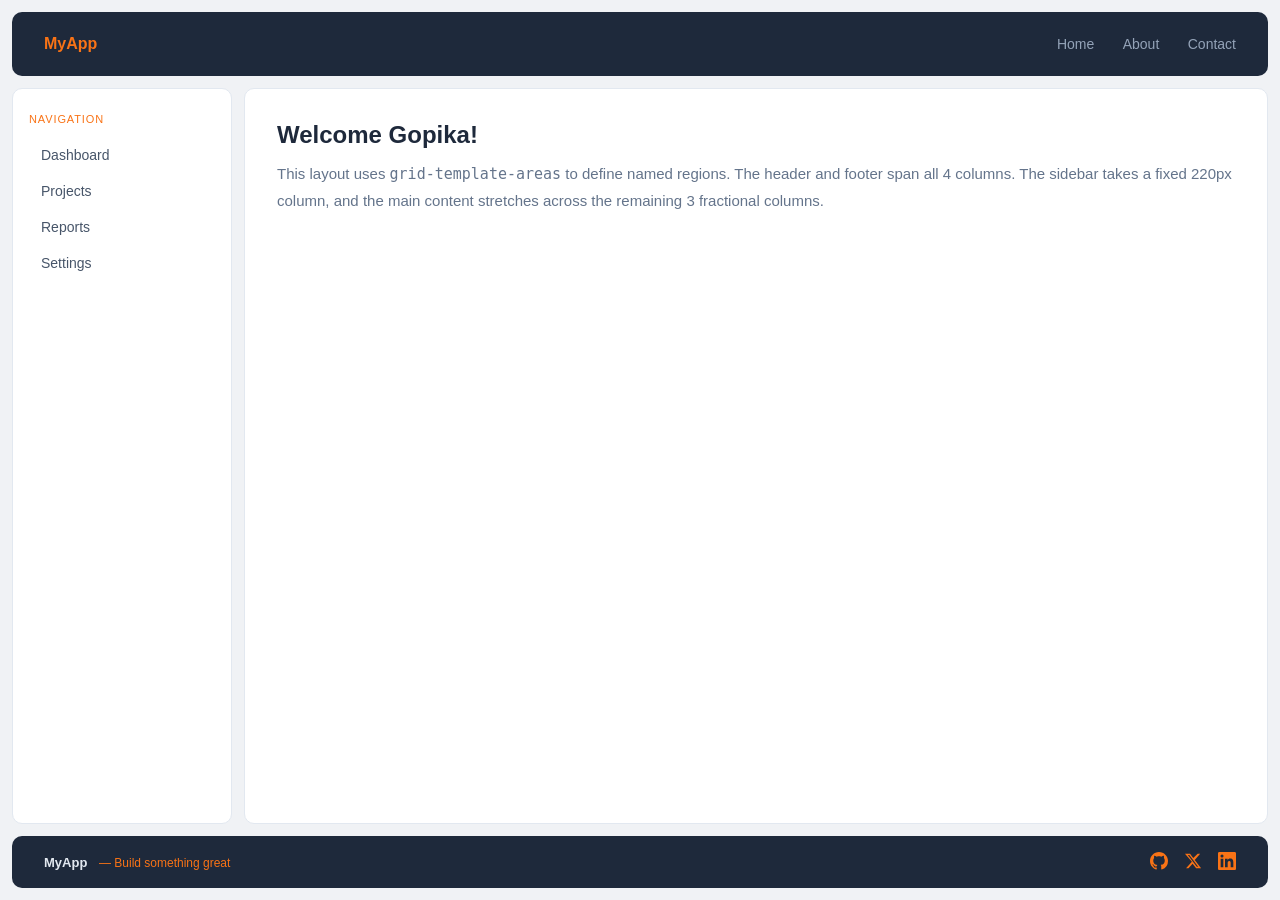
<file: Day 5/Task 3/index.html>
<!DOCTYPE html>
<html lang="en">
<head>
  <meta charset="UTF-8" />
  <meta name="viewport" content="width=device-width, initial-scale=1.0" />
  <title>Full Page Grid Layout</title>
  <style>
    * {
      margin: 0;
      padding: 0;
      box-sizing: border-box;
    }

    body {
      min-height: 100vh;
      background: #f0f2f5;
      font-family: 'Segoe UI', sans-serif;
    }

    /* ───── THE GRID CONTAINER ───── */
    .page-wrapper {
      display: grid;

      /* 4 columns: sidebar is fixed, main content takes the rest */
      grid-template-columns: 220px 1fr 1fr 1fr;

      /* 3 rows: header auto, content flexible, footer auto */
      grid-template-rows: auto 1fr auto;

      /* Named areas — this is what DevTools will show */
      grid-template-areas:
        "header  header  header  header"
        "sidebar main    main    main"
        "footer  footer  footer  footer";

      min-height: 100vh;
      gap: 12px;
      padding: 12px;
    }

    /* ───── ASSIGN CHILDREN TO NAMED AREAS ───── */
    header  { grid-area: header;  }
    aside   { grid-area: sidebar; }
    main    { grid-area: main;    }
    footer  { grid-area: footer;  }

    /* ───── STYLES ───── */
    header {
      background: #1e293b;
      color: #f1f5f9;
      padding: 0 32px;
      height: 64px;
      border-radius: 10px;
      display: flex;
      align-items: center;
      justify-content: space-between;
    }

    header nav a {
      color: #94a3b8;
      text-decoration: none;
      margin-left: 24px;
      font-size: 14px;
      transition: color 0.2s;
    }

    header nav a:hover { color: #f1f5f9; }

    aside {
      background: #fff;
      border-radius: 10px;
      padding: 24px 16px;
      border: 1px solid #e2e8f0;
    }

    aside ul {
      list-style: none;
    }

    aside ul li a {
      display: block;
      padding: 10px 12px;
      border-radius: 6px;
      color: #475569;
      text-decoration: none;
      font-size: 14px;
      transition: background 0.15s;
    }

    aside ul li a:hover {
      background: #f1f5f9;
      color: #1e293b;
    }

    main {
      background: #fff;
      border-radius: 10px;
      padding: 32px;
      border: 1px solid #e2e8f0;
    }

    main h1 {
      font-size: 24px;
      color: #1e293b;
      margin-bottom: 12px;
    }

    main p {
      color: #64748b;
      line-height: 1.7;
      font-size: 15px;
    }

    footer {
      background: #1e293b;
      color: #64748b;
      padding: 0 32px;
      height: 52px;
      border-radius: 10px;
      display: flex;
      align-items: center;
      justify-content: space-between;
      font-size: 13px;
    }
  </style>
</head>
<body>

  <div class="page-wrapper">

    <header>
      <span style="font-weight: 600; color: #f97316;">MyApp</span>
      <nav>
        <a href="#">Home</a>
        <a href="#">About</a>
        <a href="#">Contact</a>
      </nav>
    </header>

    <aside>
      <p style="font-size:11px;text-transform:uppercase;letter-spacing:.08em;color:#f97316;margin-bottom:12px;">Navigation</p>
      <ul>
        <li><a href="#">Dashboard</a></li>
        <li><a href="#">Projects</a></li>
        <li><a href="#">Reports</a></li>
        <li><a href="#">Settings</a></li>
      </ul>
    </aside>

    <main>
      <h1>Welcome Gopika!</h1>
      <p>This layout uses <code>grid-template-areas</code> to define named regions. The header and footer span all 4 columns. The sidebar takes a fixed 220px column, and the main content stretches across the remaining 3 fractional columns.</p>
    </main>

    
    <footer>
  <span style="font-weight: 600; color: #e2e8f0;">MyApp
    <span style="font-weight: 400; color: #f97316; font-size: 12px; margin-left: 8px;">— Build something great</span>
  </span>
  <div style="display: flex; gap: 16px;">
    <a href="#" style="color: #f97316; transition: color 0.2s;" onmouseover="this.style.color='#f1f5f9'" onmouseout="this.style.color='#475569'">
      <svg width="18" height="18" fill="currentColor" viewBox="0 0 24 24"><path d="M12 0C5.37 0 0 5.37 0 12c0 5.31 3.435 9.795 8.205 11.385.6.105.825-.255.825-.57 0-.285-.015-1.23-.015-2.235-3.015.555-3.795-.735-4.035-1.41-.135-.345-.72-1.41-1.23-1.695-.42-.225-1.02-.78-.015-.795.945-.015 1.62.87 1.845 1.23 1.08 1.815 2.805 1.305 3.495.99.105-.78.42-1.305.765-1.605-2.67-.3-5.46-1.335-5.46-5.925 0-1.305.465-2.385 1.23-3.225-.12-.3-.54-1.53.12-3.18 0 0 1.005-.315 3.3 1.23.96-.27 1.98-.405 3-.405s2.04.135 3 .405c2.295-1.56 3.3-1.23 3.3-1.23.66 1.65.24 2.88.12 3.18.765.84 1.23 1.905 1.23 3.225 0 4.605-2.805 5.625-5.475 5.925.435.375.81 1.095.81 2.22 0 1.605-.015 2.895-.015 3.3 0 .315.225.69.825.57A12.02 12.02 0 0 0 24 12c0-6.63-5.37-12-12-12z"/></svg>
    </a>
    <a href="#" style="color: #f97316; transition: color 0.2s;" onmouseover="this.style.color='#f1f5f9'" onmouseout="this.style.color='#475569'">
      <svg width="18" height="18" fill="currentColor" viewBox="0 0 24 24"><path d="M18.244 2.25h3.308l-7.227 8.26 8.502 11.24H16.17l-4.714-6.231-5.401 6.231H2.744l7.737-8.835L1.254 2.25H8.08l4.253 5.622 5.911-5.622zm-1.161 17.52h1.833L7.084 4.126H5.117z"/></svg>
    </a>
    <a href="#" style="color: #f97316; transition: color 0.2s;" onmouseover="this.style.color='#f1f5f9'" onmouseout="this.style.color='#475569'">
      <svg width="18" height="18" fill="currentColor" viewBox="0 0 24 24"><path d="M20.447 20.452h-3.554v-5.569c0-1.328-.027-3.037-1.852-3.037-1.853 0-2.136 1.445-2.136 2.939v5.667H9.351V9h3.414v1.561h.046c.477-.9 1.637-1.85 3.37-1.85 3.601 0 4.267 2.37 4.267 5.455v6.286zM5.337 7.433a2.062 2.062 0 0 1-2.063-2.065 2.064 2.064 0 1 1 2.063 2.065zm1.782 13.019H3.555V9h3.564v11.452zM22.225 0H1.771C.792 0 0 .774 0 1.729v20.542C0 23.227.792 24 1.771 24h20.451C23.2 24 24 23.227 24 22.271V1.729C24 .774 23.2 0 22.222 0h.003z"/></svg>
    </a>
  </div>
</footer>

  </div>

</body>
</html>
</file>
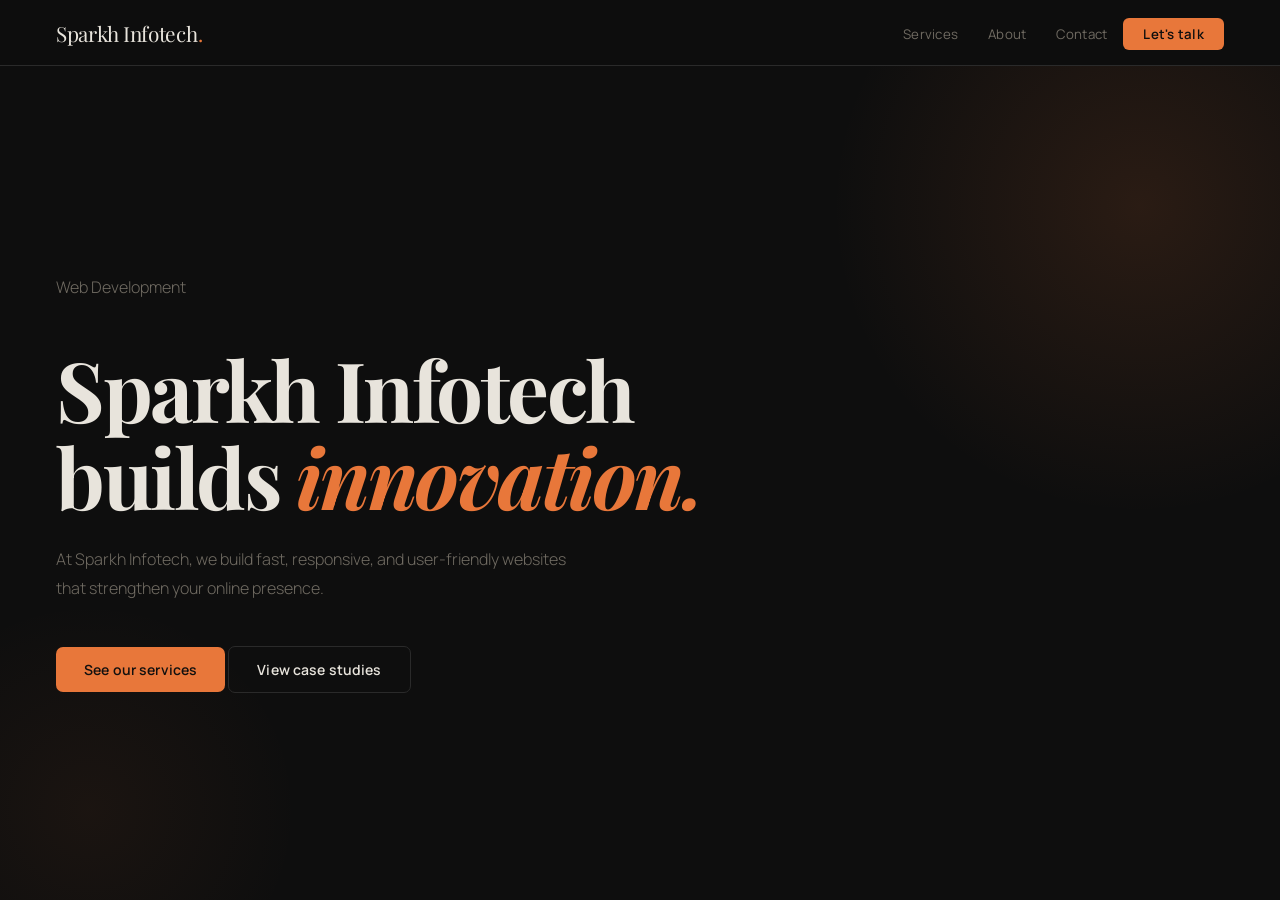
<file: Day 6/Task 2/index.html>
<!DOCTYPE html>
<html lang="en">
<head>
<meta charset="UTF-8"/>
<meta name="viewport" content="width=device-width, initial-scale=1.0"/>
<title>Sparkh Infotech</title>
<link rel="preconnect" href="https://fonts.googleapis.com"/>
<link href="https://fonts.googleapis.com/css2?family=Playfair+Display:ital,wght@0,700;1,400&family=Manrope:wght@300;400;500;600&display=swap" rel="stylesheet"/>
<style>
*,*::before,*::after{box-sizing:border-box;margin:0;padding:0}
:root{
  --bg:#0e0e0e;
  --surface:#161616;
  --border:#2a2a2a;
  --text:#e8e4dc;
  --muted:#706b62;
  --accent:#e8773a;
  --serif:'Playfair Display',Georgia,serif;
  --sans:'Manrope',sans-serif;
}
html,body{height:100%}
body{font-family:var(--sans);background:var(--bg);color:var(--text);overflow-x:hidden}


nav{
  position:sticky;top:0;z-index:99;
  display:flex;align-items:center;justify-content:space-between;
  padding:0 56px;height:66px;
  background:rgba(14,14,14,0.88);
  backdrop-filter:blur(14px);
  -webkit-backdrop-filter:blur(14px);
  border-bottom:1px solid var(--border);
}
.logo{font-family:var(--serif);font-size:1.3rem;color:var(--text);text-decoration:none;letter-spacing:-0.3px}
.logo span{color:var(--accent)}
.menu-toggle{display:none}
.hamburger{display:none;flex-direction:column;gap:5px;cursor:pointer;padding:8px;border-radius:6px}
.hamburger:hover{background:rgba(255,255,255,0.05)}
.hamburger span{display:block;width:22px;height:1.5px;background:var(--text);border-radius:2px;transition:all .25s}
.nav-links{display:flex;align-items:center;gap:2px;list-style:none}
.nav-links a{font-size:.83rem;font-weight:400;color:var(--muted);text-decoration:none;padding:6px 14px;border-radius:6px;letter-spacing:.02em;transition:color .15s,background .15s}
.nav-links a:hover{color:var(--text);background:rgba(255,255,255,0.05)}
.nav-cta{font-weight:600!important;color:#0e0e0e!important;background:var(--accent)!important;padding:7px 20px!important}
.nav-cta:hover{background:#f0894e!important}

@media(max-width:768px){
  nav{padding:0 24px}
  .hamburger{display:flex}
  .nav-links{
    display:none;position:absolute;top:66px;left:0;right:0;
    flex-direction:column;align-items:stretch;
    background:#161616;border-bottom:1px solid var(--border);
    padding:12px 20px 20px;gap:2px
  }
  .nav-links a{display:block;padding:12px 14px;font-size:.95rem}
  .menu-toggle:checked ~ .nav-links{display:flex}
  .menu-toggle:checked ~ .hamburger span:nth-child(1){transform:translateY(6.5px) rotate(45deg)}
  .menu-toggle:checked ~ .hamburger span:nth-child(2){opacity:0;transform:scaleX(0)}
  .menu-toggle:checked ~ .hamburger span:nth-child(3){transform:translateY(-6.5px) rotate(-45deg)}
}


.hero{
  height:calc(100vh - 66px);
  display:flex;align-items:center;
  padding:0 56px;
  position:relative;
  overflow:hidden;
}
.hero::before{
  content:'';position:absolute;
  top:-180px;right:-180px;
  width:640px;height:640px;
  background:radial-gradient(circle,rgba(232,119,58,.13) 0%,transparent 68%);
  pointer-events:none;
}
.hero::after{
  content:'';position:absolute;
  bottom:-120px;left:-120px;
  width:420px;height:420px;
  background:radial-gradient(circle,rgba(232,119,58,.06) 0%,transparent 70%);
  pointer-events:none;
}
.hero-inner{max-width:720px;position:relative;z-index:1}
.hero-tag{
  display:inline-flex;align-items:center;gap:10px;
  font-size:.72rem;font-weight:600;letter-spacing:.14em;text-transform:uppercase;
  color:var(--accent);margin-bottom:28px;
}
.hero-tag::after{content:'';display:block;width:40px;height:1px;background:var(--accent)}
.hero h1{
  font-family:var(--serif);
  font-size:clamp(3rem,6.5vw,5.2rem);
  line-height:1.05;letter-spacing:-.03em;
  color:var(--text);margin-bottom:26px;
}
.hero h1 i{font-style:italic;color:var(--accent)}
.hero p{
  font-size:1.05 rem;font-weight:300;color:var(--muted);
  line-height:1.82;max-width:540px;margin-bottom:42px;
}
.hero-btns{display:flex;gap:14px;flex-wrap:wrap}
.btn{
  display:inline-block;padding:13px 28px;border-radius:7px;
  font-family:var(--sans);font-size:.875rem;font-weight:600;
  text-decoration:none;letter-spacing:.01em;transition:all .2s;
}
.btn-fill{background:var(--accent);color:#0e0e0e}
.btn-fill:hover{background:#f0894e}
.btn-ghost{border:1px solid var(--border);color:var(--text)}
.btn-ghost:hover{border-color:var(--muted)}

@media(max-width:768px){
  .hero{padding:0 24px;height:auto;min-height:calc(100vh - 66px)}
}
</style>
</head>
<body>

<nav>
  <input type="checkbox" id="menu-toggle" class="menu-toggle">
  <a href="#" class="logo">Sparkh Infotech<span>.</span></a>
  <label for="menu-toggle" class="hamburger" aria-label="Toggle menu">
    <span></span><span></span><span></span>
  </label>
  <ul class="nav-links">
    <li><a href="#">Services</a></li>
    <li><a href="#">About</a></li>
    <li><a href="#">Contact</a></li>
    <li><a href="#" class="nav-cta">Let's talk</a></li>
  </ul>
</nav>

<section class="hero">
  <div>
    <p class="hero-label">Web Development</p>
    <h1>Sparkh Infotech <br>builds <i>innovation.</i></h1>
    <p>
     At Sparkh Infotech, we build fast, responsive, and user-friendly websites that strengthen your online presence.

    </p>
    <div class="hero-actions">
      <a href="#" class="btn btn-fill">See our services</a>
      <a href="#" class="btn btn-ghost">View case studies</a>
    </div>
  </div>
</section>

</body>
</html>
</file>
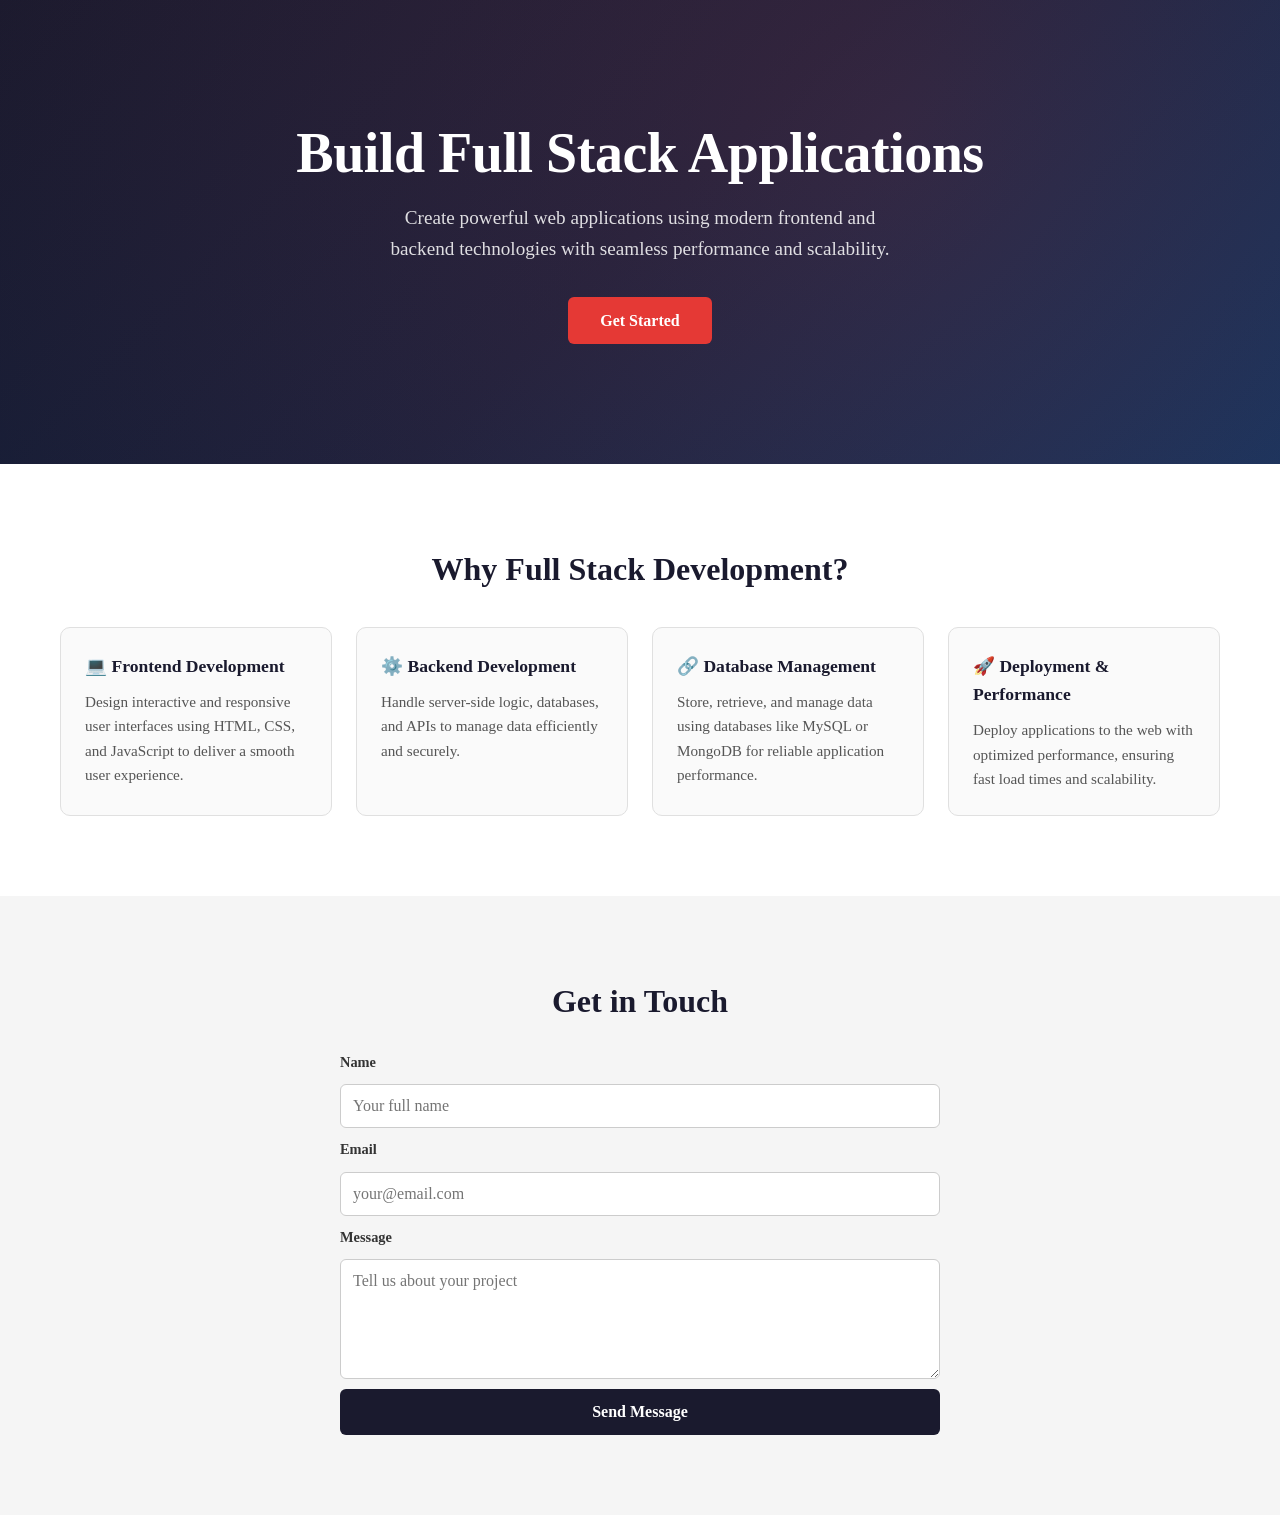
<file: Day 6/Task 3/index.html>
<!DOCTYPE html>
<html lang="en">
<head>
  <meta charset="UTF-8">
  <meta name="viewport" content="width=device-width, initial-scale=1.0">
  <title>My WebPage</title>
  <style>
   
    * { box-sizing: border-box; margin: 0; padding: 0; }

    body {
      font-family: 'Georgia', serif;
      color: #1a1a2e;
      line-height: 1.6;
      overflow-x: hidden;
    }

    
    .hero {
      background: linear-gradient(135deg, #1a1a2e 0%, #16213e 50%, #0f3460 100%);
      color: white;
      text-align: center;
      padding: 60px 20px;
      position: relative;
      overflow: hidden;
    }

    .hero::before {
      content: '';
      position: absolute;
      top: -50%;
      left: -50%;
      width: 200%;
      height: 200%;
      background: radial-gradient(circle at 60% 40%, rgba(229, 57, 53, 0.15) 0%, transparent 60%);
      pointer-events: none;
    }

    .hero-inner {
      position: relative;
      z-index: 1;
      max-width: 800px;
      margin: 0 auto;
    }

    .hero h1 {
      font-size: clamp(1.8rem, 6vw, 3.5rem);
      margin-bottom: 16px;
      line-height: 1.2;
      letter-spacing: -0.5px;
    }

    .hero p {
      font-size: clamp(1rem, 2.5vw, 1.2rem);
      margin-bottom: 32px;
      opacity: 0.85;
      max-width: 500px;
      margin-left: auto;
      margin-right: auto;
    }

    .cta-btn {
      display: inline-block;
      background: #e53935;
      color: white;
      padding: 14px 32px;
      text-decoration: none;
      border-radius: 6px;
      font-weight: bold;
      font-size: 1rem;
      min-height: 44px;
      line-height: 1.2;
      transition: background 0.2s ease, transform 0.1s ease;
    }

    .cta-btn:hover {
      background: #c62828;
      transform: translateY(-1px);
    }


    .features {
      padding: 48px 20px;
      background: #fff;
    }

    .features h2 {
      text-align: center;
      font-size: clamp(1.4rem, 4vw, 2rem);
      margin-bottom: 32px;
      color: #1a1a2e;
    }

    .feature-grid {
      display: grid;
      grid-template-columns: 1fr;
      gap: 16px;
      max-width: 1200px;
      margin: 0 auto;
    }

    .feature-card {
      padding: 24px;
      border: 1px solid #e0e0e0;
      border-radius: 10px;
      background: #fafafa;
      transition: box-shadow 0.2s ease, transform 0.2s ease;
    }

    .feature-card:hover {
      box-shadow: 0 4px 20px rgba(0,0,0,0.08);
      transform: translateY(-2px);
    }

    .feature-card h3 {
      margin-bottom: 10px;
      font-size: 1.1rem;
      color: #1a1a2e;
    }

    .feature-card p {
      font-size: 0.95rem;
      color: #555;
    }

  
    .contact {
      background: #f5f5f5;
      padding: 48px 20px;
    }

    .contact h2 {
      text-align: center;
      font-size: clamp(1.4rem, 4vw, 2rem);
      margin-bottom: 24px;
      color: #1a1a2e;
    }

    .form-wrapper {
      width: 100%;
    }

    form {
      display: flex;
      flex-direction: column;
      gap: 10px;
    }

    form label {
      font-weight: bold;
      font-size: 0.9rem;
      color: #333;
    }

    form input,
    form textarea {
      padding: 12px;
      border: 1px solid #ccc;
      border-radius: 6px;
      font-size: 1rem;
      width: 100%;
      font-family: inherit;
      transition: border-color 0.2s;
    }

    form input:focus,
    form textarea:focus {
      outline: none;
      border-color: #0f3460;
      box-shadow: 0 0 0 3px rgba(15, 52, 96, 0.1);
    }

    form textarea {
      resize: vertical;
      min-height: 120px;
    }

    form button {
      padding: 14px;
      background: #1a1a2e;
      color: white;
      border: none;
      border-radius: 6px;
      font-size: 1rem;
      font-weight: bold;
      cursor: pointer;
      min-height: 44px;
      font-family: inherit;
      transition: background 0.2s ease;
    }

    form button:hover {
      background: #0f3460;
    }

  
    @media (min-width: 600px) {
      .hero {
        padding: 80px 40px;
      }

      .feature-grid {
        grid-template-columns: 1fr 1fr;
        gap: 20px;
      }

      .features {
        padding: 60px 40px;
      }

      .contact {
        padding: 60px 40px;
      }

      .form-wrapper {
        max-width: 500px;
        margin: 0 auto;
      }
    }
    @media (min-width: 1024px) {
      .hero {
        padding: 120px 60px;
      }

      .features {
        padding: 80px 60px;
      }

      .feature-grid {
        grid-template-columns: repeat(4, 1fr);
        gap: 24px;
      }

      .contact {
        padding: 80px 60px;
      }

      .form-wrapper {
        max-width: 600px;
      }
    }

    
    @media (min-width: 1440px) {
      .features {
        padding: 80px 80px;
      }

      .contact {
        padding: 80px 80px;
      }
    }
  </style>
</head>
<body>

  
  <section class="hero">
    <div class="hero-inner">
      <h1>Build Full Stack Applications</h1>
      <p>Create powerful web applications using modern frontend and backend technologies with seamless performance and scalability.</p>
      <a href="#" class="cta-btn">Get Started</a>
    </div>
  </section>


  <section class="features">
    <h2>Why Full Stack Development?</h2>
    <div class="feature-grid">
      <div class="feature-card">
        <h3>💻 Frontend Development</h3>
        <p>Design interactive and responsive user interfaces using HTML, CSS, and JavaScript to deliver a smooth user experience.</p>
      </div>
      <div class="feature-card">
        <h3>⚙️ Backend Development</h3>
        <p>Handle server-side logic, databases, and APIs to manage data efficiently and securely.</p>
      </div>
      <div class="feature-card">
        <h3>🔗 Database Management</h3>
        <p>Store, retrieve, and manage data using databases like MySQL or MongoDB for reliable application performance.</p>
      </div>
      <div class="feature-card">
        <h3>🚀 Deployment & Performance</h3>
        <p>Deploy applications to the web with optimized performance, ensuring fast load times and scalability.</p>
      </div>
    </div>
  </section>

  <section class="contact">
    <h2>Get in Touch</h2>
    <div class="form-wrapper">
      <form action="#" method="post">
        <label for="name">Name</label>
        <input type="text" id="name" name="name" placeholder="Your full name" required>

        <label for="email">Email</label>
        <input type="email" id="email" name="email" placeholder="your@email.com" required>

        <label for="msg">Message</label>
        <textarea id="msg" name="msg" rows="5" placeholder="Tell us about your project"></textarea>

        <button type="submit">Send Message</button>
      </form>
    </div>
  </section>

</body>
</html>
</file>
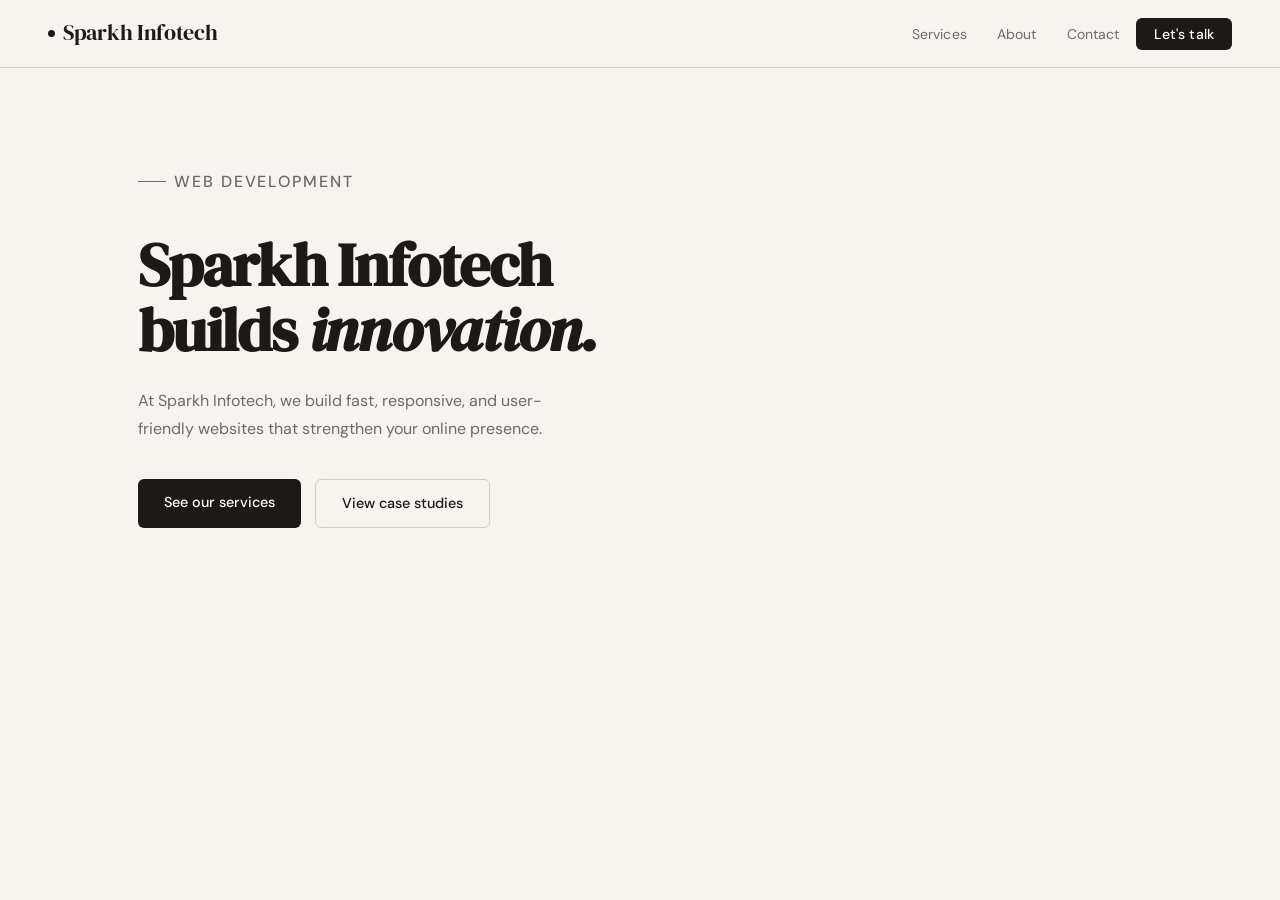
<file: Day 4/Task 3/index1.html>
<!DOCTYPE html>
<html lang="en">
<head>
  <meta charset="UTF-8" />
  <title>Sparkh Infotech</title>
  <link rel="preconnect" href="https://fonts.googleapis.com" />
  <link href="https://fonts.googleapis.com/css2?family=DM+Serif+Display:ital@0;1&family=DM+Sans:wght@300;400;500&display=swap" rel="stylesheet" />
  <style>
    :root {
      --bg: #f7f4ef;
      --ink: #1c1917;
      --muted: #6b6b6b;
      --border: #d0cdc9;
      --card: #ffffff;
      --serif: 'DM Serif Display', Georgia, serif;
      --sans: 'DM Sans', sans-serif;
    }

    *, *::before, *::after { box-sizing: border-box; margin: 0; padding: 0; }

    html { scroll-behavior: smooth; }

    body {
      font-family: var(--sans);
      background: var(--bg);
      color: var(--ink);
      line-height: 1.6;
      min-width: 1100px;
      overflow: hidden;
      height: 100vh;
    }

 
    .navbar {
      position: sticky;
      top: 0;
      z-index: 100;
      display: flex;
      align-items: center;
      justify-content: space-between;
      padding: 0 48px;
      height: 68px;
      background: rgba(247, 244, 239, 0.92);
      backdrop-filter: blur(12px);
      -webkit-backdrop-filter: blur(12px);
      border-bottom: 1px solid var(--border);
    }

    .logo {
      font-family: var(--serif);
      font-size: 1.35rem;
      color: var(--ink);
      text-decoration: none;
      letter-spacing: -0.3px;
      display: flex;
      align-items: center;
      gap: 8px;
    }
    .logo-dot {
      width: 7px; height: 7px;
      background: var(--ink);
      border-radius: 50%;
      flex-shrink: 0;
    }

    .nav-links {
      display: flex;
      align-items: center;
      gap: 2px;
      list-style: none;
    }
    .nav-links a {
      font-family: var(--sans);
      font-size: 0.875rem;
      font-weight: 400;
      color: var(--muted);
      text-decoration: none;
      padding: 7px 14px;
      border-radius: 6px;
      transition: color 0.18s, background 0.18s;
      letter-spacing: 0.01em;
    }
    .nav-links a:hover {
      color: var(--ink);
      background: rgba(28,25,23,0.06);
    }
    .nav-cta {
      font-weight: 500 !important;
      color: var(--card) !important;
      background: var(--ink) !important;
      padding: 7px 18px !important;
    }
    .nav-cta:hover { background: var(--muted) !important; }


    .hero {
      max-width: 1100px;
      margin: 0 auto;
      padding: 96px 48px 80px;
      display: grid;
      grid-template-columns: 1fr 1fr;
      gap: 64px;
      align-items: center;
    }

    .hero-label {
      display: inline-flex;
      align-items: center;
      gap: 8px;
      font-size: 0.75rem;
      font-weight: 500;
      letter-spacing: 0.12em;
      text-transform: uppercase;
      color: var(--muted);
      margin-bottom: 20px;
    }
    .hero-label::before {
      content: '';
      display: block;
      width: 28px; height: 1px;
      background: var(--muted);
    }

    .hero h1 {
      font-family: var(--serif);
      font-size: 3.8rem;
      line-height: 1.08;
      letter-spacing: -0.02em;
      color: var(--ink);
      margin-bottom: 24px;
    }
    .hero h1 em {
      font-style: italic;
      color: var(--muted);
    }

    .hero p {
      font-size: 1rem;
      color: var(--muted);
      line-height: 1.75;
      max-width: 420px;
      margin-bottom: 36px;
    }

    .hero-actions {
      display: flex;
      gap: 14px;
    }
    .btn {
      display: inline-block;
      padding: 12px 26px;
      border-radius: 6px;
      font-family: var(--sans);
      font-size: 0.9rem;
      font-weight: 500;
      text-decoration: none;
      transition: all 0.2s;
      cursor: pointer;
    }
    .btn-primary { background: var(--ink); color: #fff; }
    .btn-primary:hover { background: var(--muted); }
    .btn-outline { border: 1px solid var(--border); color: var(--ink); background: transparent; }
    .btn-outline:hover { border-color: var(--ink); }

    .hero-visual {
      background: var(--ink);
      border-radius: 12px;
      padding: 28px 32px;
      font-family: 'Courier New', monospace;
      font-size: 0.82rem;
      line-height: 1.85;
      color: #a8a29e;
      overflow: hidden;
      position: relative;
    }
    .hero-visual::before {
      content: '';
      position: absolute;
      top: 0; left: 0; right: 0;
      height: 3px;
      background: #444;
    }
    .hero-visual .bar {
      display: flex;
      gap: 7px;
      margin-bottom: 20px;
    }
    .hero-visual .bar span {
      width: 11px; height: 11px;
      border-radius: 50%;
      background: #3a3a3a;
    }
    .c-key  { color: #ccc; }
    .c-str  { color: #aaa; }
    .c-fn   { color: #e5e5e5; }
    .c-comm { color: #555; }
    .c-num  { color: #bbb; }
    .c-val  { color: #e5e7eb; }
  </style>
</head>
<body>

  <nav class="navbar">
    <a href="#" class="logo"><span class="logo-dot"></span>Sparkh Infotech</a>
    <ul class="nav-links">
      <li><a href="#">Services</a></li>
      <li><a href="#">About</a></li>
      <li><a href="#">Contact</a></li>
      <li><a href="#" class="nav-cta">Let's talk</a></li>
    </ul>
  </nav>

  <section class="hero">
    <div>
      <p class="hero-label">Web Development</p>
       <h1>Sparkh Infotech <br>builds <i>innovation.</i></h1>
      <p>
      At Sparkh Infotech, we build fast, responsive, and user-friendly websites that strengthen your online presence.
      </p>
      <div class="hero-actions">
        <a href="#" class="btn btn-primary">See our services</a>
        <a href="#" class="btn btn-outline">View case studies</a>
      </div>
    </div>
    
    </div>
  </section>

</body>
</html>
</file>
